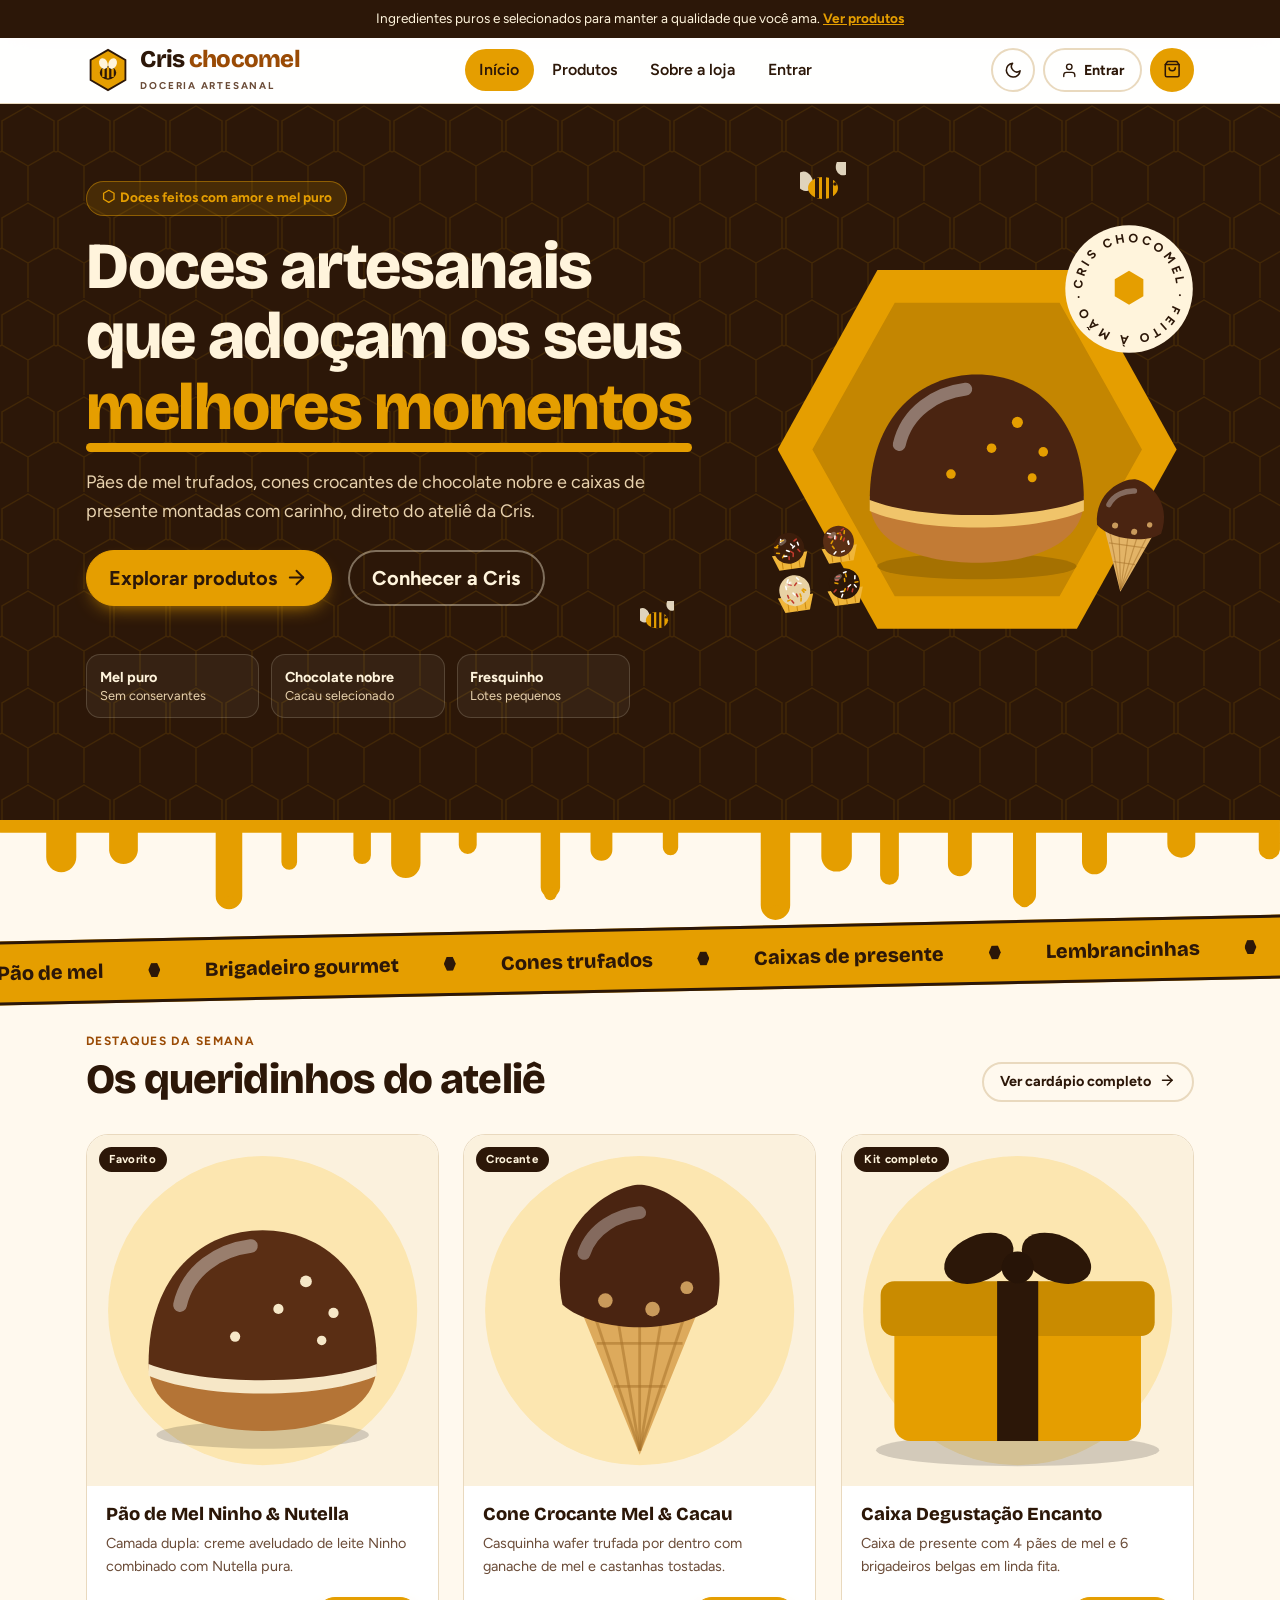
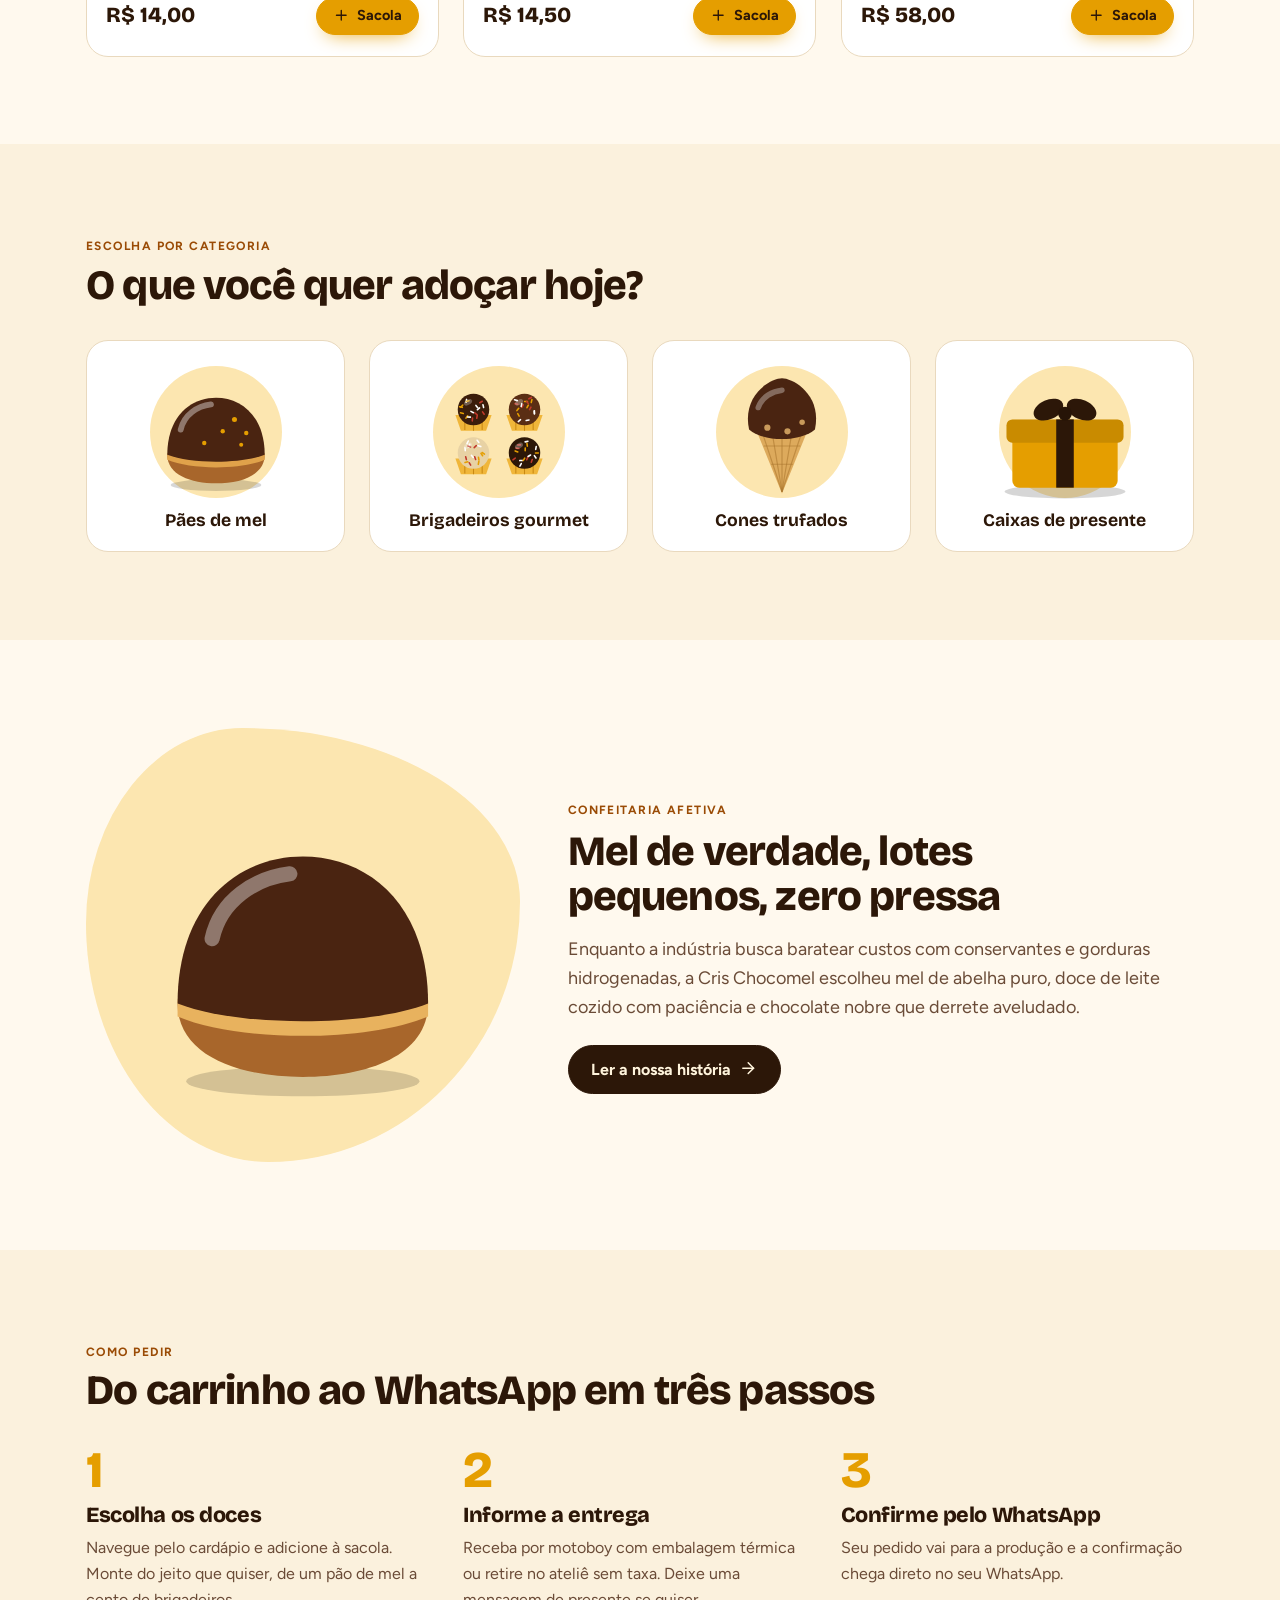
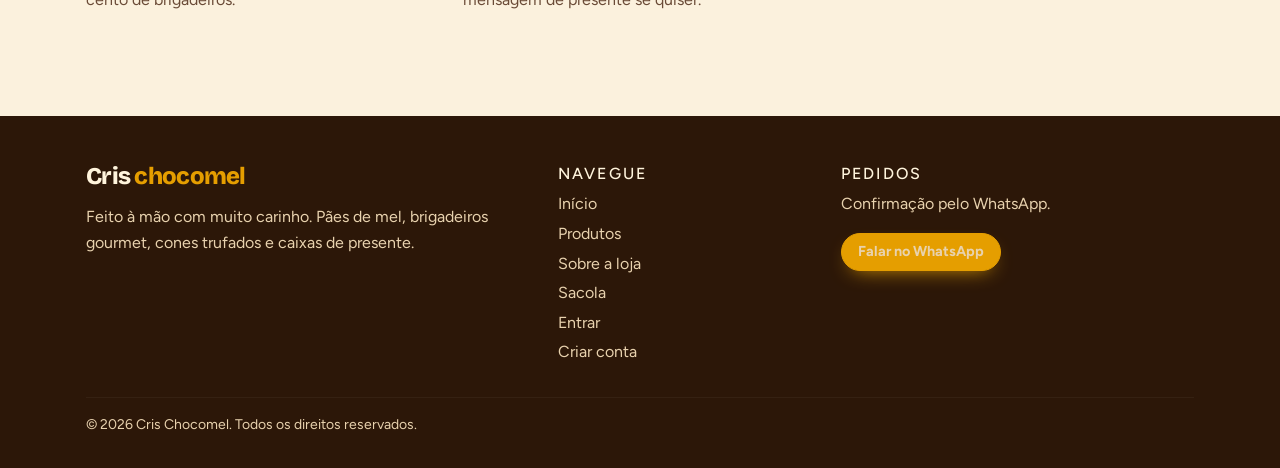
<file: index.html>
<!doctype html>
<html lang="pt-BR">
<head>
<meta charset="utf-8">
<meta name="viewport" content="width=device-width, initial-scale=1">
<title>Cris Chocomel</title>
<meta name="description" content="Doceria artesanal: pães de mel, brigadeiros gourmet, cones trufados e caixas de presente.">
<link rel="preconnect" href="https://fonts.googleapis.com">
<link rel="preconnect" href="https://fonts.gstatic.com" crossorigin>
<link href="https://fonts.googleapis.com/css2?family=Bricolage+Grotesque:opsz,wght@12..96,500;12..96,700;12..96,800&family=Figtree:wght@400;500;600;700&display=swap" rel="stylesheet">
<link rel="stylesheet" href="css/bootstrap.min.css">
<link rel="stylesheet" href="css/base.css">
<link rel="stylesheet" href="css/index.css">
</head>
<body data-page="index">
<div class="announce"><div class="container">Ingredientes puros e selecionados para manter a qualidade que você ama. <a href="produtos.html">Ver produtos</a></div></div>
<header class="site-nav">
  <div class="container d-flex flex-wrap align-items-center gap-2">
    <a class="brand" href="index.html" aria-label="Cris Chocomel, início">
      <svg class="brand-mark" viewBox="0 0 48 48" aria-hidden="true"><path d="M24 2l19 11v22L24 46 5 35V13z" fill="#E59E00"/><path d="M24 2l19 11v22L24 46 5 35V13z" fill="none" stroke="#2C1708" stroke-width="2"/><ellipse cx="24" cy="27" rx="9" ry="7.5" fill="#2C1708"/><path d="M19 22.5v9M24 21v12M29 22.5v9" stroke="#E59E00" stroke-width="2.6"/><ellipse cx="19" cy="17" rx="4.5" ry="6" fill="#FFF4DC" transform="rotate(-24 19 17)"/><ellipse cx="29" cy="17" rx="4.5" ry="6" fill="#FFF4DC" transform="rotate(24 29 17)"/></svg>
      <span><span class="brand-name">Cris <span>chocomel</span></span><span class="brand-sub">Doceria artesanal</span></span>
    </a>
    <nav class="collapse navbar-collapse d-lg-flex order-last order-lg-0 justify-content-lg-center" id="mainNav" aria-label="Principal">
      <ul class="navbar-nav gap-lg-1 py-2 py-lg-0"><li class="nav-item"><a class="nav-link" data-nav="index" href="index.html">Início</a></li><li class="nav-item"><a class="nav-link" data-nav="produtos" href="produtos.html">Produtos</a></li><li class="nav-item"><a class="nav-link" data-nav="sobre" href="sobre.html">Sobre a loja</a></li><li class="nav-item"><a class="nav-link" data-nav="login" href="login.html">Entrar</a></li></ul>
    </nav>
    <div class="d-flex align-items-center gap-2 ms-auto ms-lg-0">
      <button class="icon-btn" id="themeBtn" type="button" aria-label="Alternar tema claro e escuro"></button>
      <a class="acct d-none d-sm-inline-flex" id="acctBtn" href="login.html"></a>
      <a class="icon-btn cart" href="carrinho.html" aria-label="Abrir sacola"><span id="cartIcon"></span><span class="badge-count" id="cartCount">0</span></a>
      <button class="navbar-toggler d-lg-none" type="button" data-bs-toggle="collapse" data-bs-target="#mainNav" aria-controls="mainNav" aria-expanded="false" aria-label="Abrir menu"><span class="navbar-toggler-icon"></span></button>
    </div>
  </div>
</header>
<main>
<div class="hero">
    <div class="container position-relative" style="z-index:2">
      <div class="row align-items-center g-5">
        <div class="col-lg-7">
          <span class="pill word" style="animation-delay:.05s"><span id="pillIcon"></span> Doces feitos com amor e mel puro</span>
          <h1 class="mt-3 mb-4" id="heroTitle">Doces artesanais que adoçam os seus <em>melhores momentos</em></h1>
          <p class="lead-s mb-4 word" style="animation-delay:.7s">Pães de mel trufados, cones crocantes de chocolate nobre e caixas de presente montadas com carinho, direto do ateliê da Cris.</p>
          <div class="d-flex flex-wrap gap-3 mb-5 word" style="animation-delay:.85s">
            <a class="btn btn-honey btn-lg" href="produtos.html">Explorar produtos <span data-i="arrow"></span></a>
            <a class="btn btn-hero-line btn-lg" href="sobre.html">Conhecer a Cris</a>
          </div>
          <div class="trust word" style="animation-delay:1s">
            <div><strong>Mel puro</strong>Sem conservantes</div>
            <div><strong>Chocolate nobre</strong>Cacau selecionado</div>
            <div><strong>Fresquinho</strong>Lotes pequenos</div>
          </div>
        </div>
        <div class="col-lg-5">
          <div class="scene" id="scene" aria-hidden="true">
            <div class="hexa"></div><div class="hexb"></div>
            <div class="main" data-depth="14" id="sceneMain"></div>
            <div class="s1" data-depth="-22" id="sceneS1"></div>
            <div class="s2" data-depth="22" id="sceneS2"></div>
            <svg class="stamp" viewBox="0 0 100 100"><circle class="disc" cx="50" cy="50" r="49"/><defs><path id="circ" d="M50 50m-36 0a36 36 0 1 1 72 0a36 36 0 1 1-72 0"/></defs><text><textPath href="#circ" textLength="222" lengthAdjust="spacing">Cris Chocomel · feito à mão · </textPath></text><path d="M50 36l11 6.5v13L50 62l-11-6.5v-13z" fill="#E59E00"/></svg>
          </div>
        </div>
      </div>
      <svg class="bee" style="top:5%;left:64%" viewBox="0 0 46 40" aria-hidden="true"><ellipse class="wing" cx="17" cy="9" rx="8" ry="10" fill="#FFF4DC" opacity=".85" transform="rotate(-20 17 9)"/><ellipse class="wing" cx="29" cy="9" rx="8" ry="10" fill="#FFF4DC" opacity=".85" transform="rotate(20 29 9)"/><ellipse cx="23" cy="26" rx="15" ry="11" fill="#E59E00"/><path d="M17 16v20M24 15v22M31 16v20" stroke="#2C1708" stroke-width="4"/><circle cx="35" cy="22" r="1.8" fill="#2C1708"/></svg>
      <svg class="bee b2" style="top:80%;left:50%" viewBox="0 0 46 40" aria-hidden="true"><ellipse class="wing" cx="17" cy="9" rx="8" ry="10" fill="#FFF4DC" opacity=".85" transform="rotate(-20 17 9)"/><ellipse class="wing" cx="29" cy="9" rx="8" ry="10" fill="#FFF4DC" opacity=".85" transform="rotate(20 29 9)"/><ellipse cx="23" cy="26" rx="15" ry="11" fill="#E59E00"/><path d="M17 16v20M24 15v22M31 16v20" stroke="#2C1708" stroke-width="4"/><circle cx="35" cy="22" r="1.8" fill="#2C1708"/></svg>
    </div>
  </div>
  <div class="drip-wrap" aria-hidden="true"><svg class="drip-svg" viewBox="0 0 1200 110" preserveAspectRatio="xMidYMin meet"></svg></div>

  <div class="marquee-wrap" aria-hidden="true"><div class="marquee"><div class="marquee-track" id="marquee"></div></div></div>

  <div class="sec pt-3">
    <div class="container">
      <div class="sec-head rv">
        <div><span class="eyebrow">Destaques da semana</span><h2>Os queridinhos do ateliê</h2></div>
        <a class="btn btn-line btn-sm" href="produtos.html">Ver cardápio completo <span data-i="arrow"></span></a>
      </div>
      <div class="row g-4" id="featured"></div>
    </div>
  </div>

  <div class="sec sec-alt">
    <div class="container">
      <div class="sec-head rv"><div><span class="eyebrow">Escolha por categoria</span><h2>O que você quer adoçar hoje?</h2></div></div>
      <div class="row g-3 g-md-4" id="cats"></div>
    </div>
  </div>

  <div class="sec">
    <div class="container">
      <div class="row g-4 g-lg-5 align-items-center">
        <div class="col-lg-5 rv"><div class="blob p-4"><div id="aboutArt"></div></div></div>
        <div class="col-lg-7 rv">
          <span class="eyebrow">Confeitaria afetiva</span>
          <h2 class="mt-2 mb-3">Mel de verdade, lotes pequenos, zero pressa</h2>
          <p class="lead-s">Enquanto a indústria busca baratear custos com conservantes e gorduras hidrogenadas, a Cris Chocomel escolheu mel de abelha puro, doce de leite cozido com paciência e chocolate nobre que derrete aveludado.</p>
          <a class="btn btn-solid mt-2" href="sobre.html">Ler a nossa história <span data-i="arrow"></span></a>
        </div>
      </div>
    </div>
  </div>

  <div class="sec sec-alt">
    <div class="container">
      <div class="sec-head rv"><div><span class="eyebrow">Como pedir</span><h2>Do carrinho ao WhatsApp em três passos</h2></div></div>
      <div class="row g-4">
        <div class="col-md-4 rv"><div class="step-n">1</div><h3 class="mt-2">Escolha os doces</h3><p class="muted">Navegue pelo cardápio e adicione à sacola. Monte do jeito que quiser, de um pão de mel a cento de brigadeiros.</p></div>
        <div class="col-md-4 rv" style="--d:120ms"><div class="step-n">2</div><h3 class="mt-2">Informe a entrega</h3><p class="muted">Receba por motoboy com embalagem térmica ou retire no ateliê sem taxa. Deixe uma mensagem de presente se quiser.</p></div>
        <div class="col-md-4 rv" style="--d:240ms"><div class="step-n">3</div><h3 class="mt-2">Confirme pelo WhatsApp</h3><p class="muted">Seu pedido vai para a produção e a confirmação chega direto no seu WhatsApp.</p></div>
      </div>
    </div>
  </div>
</main>
<footer class="footer">
  <div class="container">
    <div class="row g-4">
      <div class="col-md-5"><a class="brand mb-3" href="index.html"><span class="brand-name">Cris <span>chocomel</span></span></a><p class="mb-0">Feito à mão com muito carinho. Pães de mel, brigadeiros gourmet, cones trufados e caixas de presente.</p></div>
      <div class="col-6 col-md-3"><h3 class="h6 text-uppercase" style="letter-spacing:.14em;font-family:var(--f-body);color:var(--on-hero)">Navegue</h3><div class="d-grid gap-1"><a href="index.html">Início</a><a href="produtos.html">Produtos</a><a href="sobre.html">Sobre a loja</a><a href="carrinho.html">Sacola</a><a href="login.html">Entrar</a><a href="cadastro.html">Criar conta</a></div></div>
      <div class="col-6 col-md-4"><h3 class="h6 text-uppercase" style="letter-spacing:.14em;font-family:var(--f-body);color:var(--on-hero)">Pedidos</h3><p>Confirmação pelo WhatsApp.</p><a class="btn btn-honey btn-sm wa-link" href="https://wa.me/" target="_blank" rel="noopener">Falar no WhatsApp</a></div>
    </div>
    <hr style="border-color:rgba(255,244,220,.18);margin-block:2rem 1rem"><p class="small mb-0">© 2026 Cris Chocomel. Todos os direitos reservados.</p>
  </div>
</footer>
<div class="toast-wrap" id="toasts" aria-live="polite"></div>
<div class="modal fade" id="pModal" tabindex="-1" aria-labelledby="pmTitle" aria-hidden="true">
  <div class="modal-dialog modal-dialog-centered modal-lg"><div class="modal-content">
    <div class="row g-0"><div class="col-md-5 modal-art" id="pmArt"></div>
      <div class="col-md-7 p-4 d-flex flex-column gap-2"><div class="d-flex justify-content-between align-items-start gap-3"><div><span class="eyebrow" id="pmCat"></span><h2 id="pmTitle" style="font-size:1.8rem" class="mt-1"></h2></div><button type="button" class="btn-close" data-bs-dismiss="modal" aria-label="Fechar"></button></div>
        <p class="muted" id="pmDesc"></p><p class="small muted" id="pmNote"></p>
        <div class="mt-auto d-flex flex-wrap align-items-center justify-content-between gap-3"><span class="price" id="pmPrice"></span>
          <div class="d-flex align-items-center gap-2"><div class="qty"><button type="button" id="pmMinus" aria-label="Menos"></button><span id="pmQty">1</span><button type="button" id="pmPlus" aria-label="Mais"></button></div><button class="btn btn-honey" id="pmAdd" type="button">Adicionar</button></div></div>
      </div></div>
  </div></div>
</div>

<script src="https://cdnjs.cloudflare.com/ajax/libs/bootstrap/5.3.3/js/bootstrap.bundle.min.js"></script>
<script src="js/common.js"></script>
<script src="js/index.js"></script>
</body>
</html>
</file>
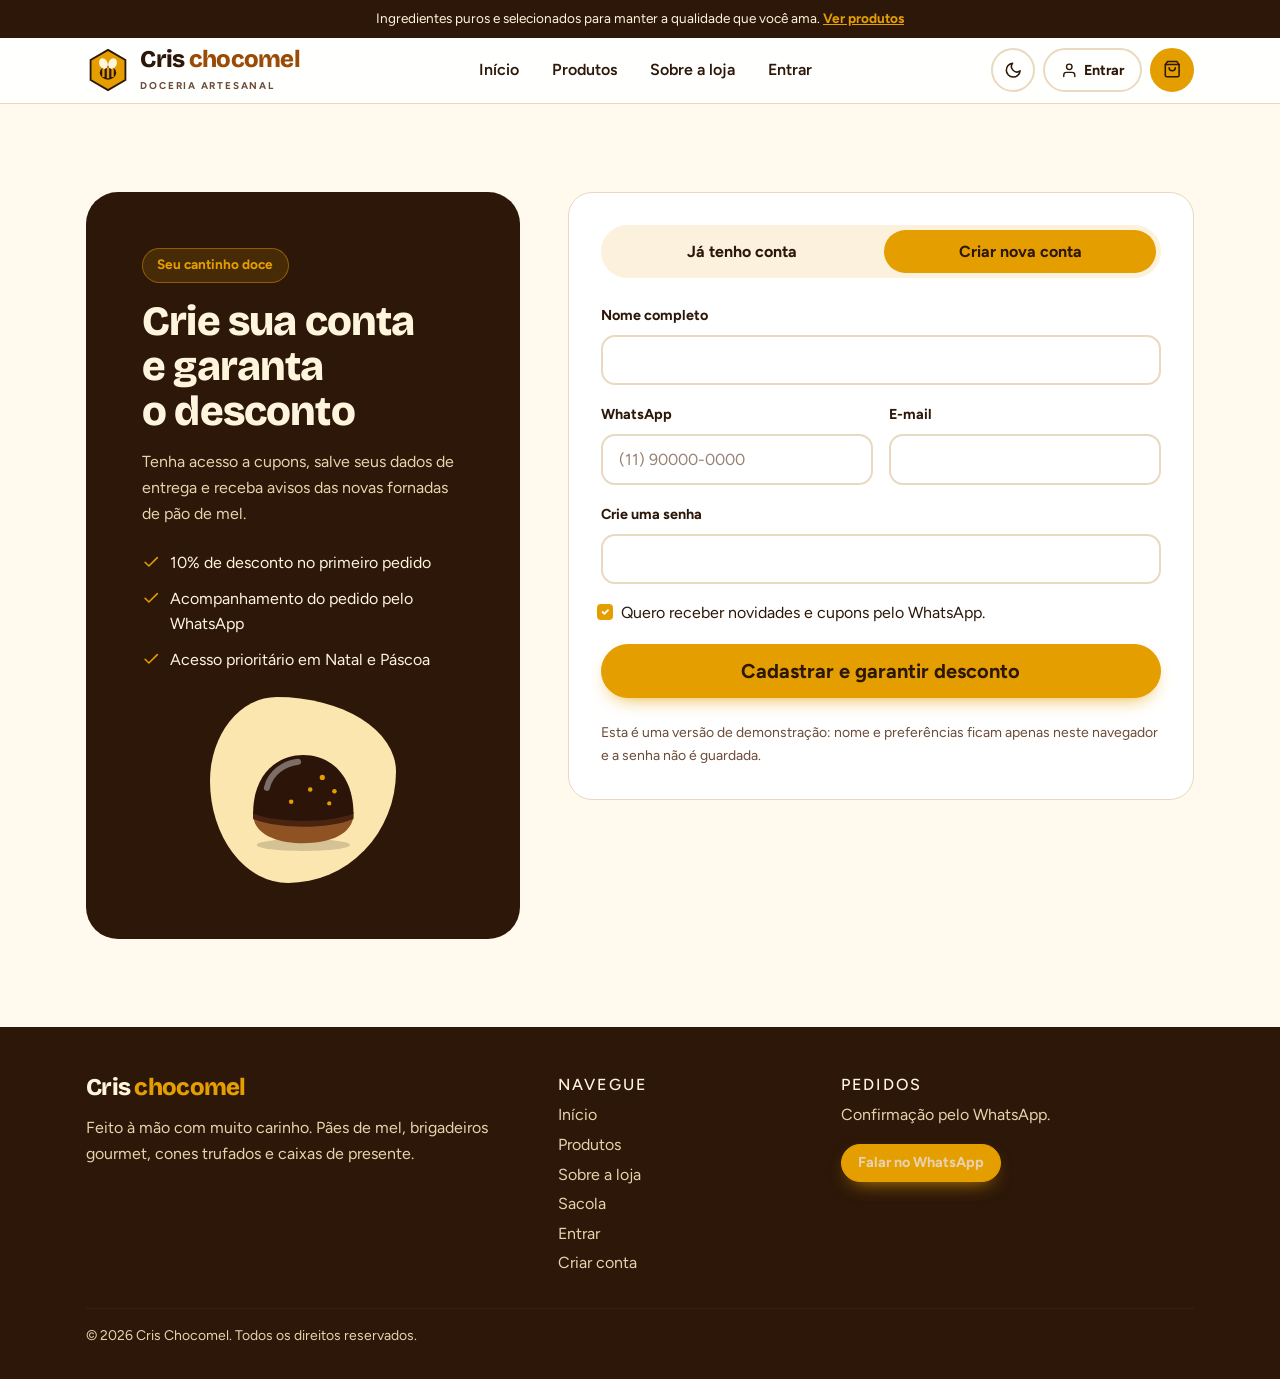
<file: cadastro.html>
<!doctype html>
<html lang="pt-BR">
<head>
<meta charset="utf-8">
<meta name="viewport" content="width=device-width, initial-scale=1">
<title>Criar conta | Cris Chocomel</title>
<meta name="description" content="Cadastre-se e ganhe 10% de desconto no primeiro pedido.">
<link rel="preconnect" href="https://fonts.googleapis.com">
<link rel="preconnect" href="https://fonts.gstatic.com" crossorigin>
<link href="https://fonts.googleapis.com/css2?family=Bricolage+Grotesque:opsz,wght@12..96,500;12..96,700;12..96,800&family=Figtree:wght@400;500;600;700&display=swap" rel="stylesheet">
<link rel="stylesheet" href="css/bootstrap.min.css">
<link rel="stylesheet" href="css/base.css">
<link rel="stylesheet" href="css/cadastro.css">
</head>
<body data-page="cadastro">
<div class="announce"><div class="container">Ingredientes puros e selecionados para manter a qualidade que você ama. <a href="produtos.html">Ver produtos</a></div></div>
<header class="site-nav">
  <div class="container d-flex flex-wrap align-items-center gap-2">
    <a class="brand" href="index.html" aria-label="Cris Chocomel, início">
      <svg class="brand-mark" viewBox="0 0 48 48" aria-hidden="true"><path d="M24 2l19 11v22L24 46 5 35V13z" fill="#E59E00"/><path d="M24 2l19 11v22L24 46 5 35V13z" fill="none" stroke="#2C1708" stroke-width="2"/><ellipse cx="24" cy="27" rx="9" ry="7.5" fill="#2C1708"/><path d="M19 22.5v9M24 21v12M29 22.5v9" stroke="#E59E00" stroke-width="2.6"/><ellipse cx="19" cy="17" rx="4.5" ry="6" fill="#FFF4DC" transform="rotate(-24 19 17)"/><ellipse cx="29" cy="17" rx="4.5" ry="6" fill="#FFF4DC" transform="rotate(24 29 17)"/></svg>
      <span><span class="brand-name">Cris <span>chocomel</span></span><span class="brand-sub">Doceria artesanal</span></span>
    </a>
    <nav class="collapse navbar-collapse d-lg-flex order-last order-lg-0 justify-content-lg-center" id="mainNav" aria-label="Principal">
      <ul class="navbar-nav gap-lg-1 py-2 py-lg-0"><li class="nav-item"><a class="nav-link" data-nav="index" href="index.html">Início</a></li><li class="nav-item"><a class="nav-link" data-nav="produtos" href="produtos.html">Produtos</a></li><li class="nav-item"><a class="nav-link" data-nav="sobre" href="sobre.html">Sobre a loja</a></li><li class="nav-item"><a class="nav-link" data-nav="login" href="login.html">Entrar</a></li></ul>
    </nav>
    <div class="d-flex align-items-center gap-2 ms-auto ms-lg-0">
      <button class="icon-btn" id="themeBtn" type="button" aria-label="Alternar tema claro e escuro"></button>
      <a class="acct d-none d-sm-inline-flex" id="acctBtn" href="login.html"></a>
      <a class="icon-btn cart" href="carrinho.html" aria-label="Abrir sacola"><span id="cartIcon"></span><span class="badge-count" id="cartCount">0</span></a>
      <button class="navbar-toggler d-lg-none" type="button" data-bs-toggle="collapse" data-bs-target="#mainNav" aria-controls="mainNav" aria-expanded="false" aria-label="Abrir menu"><span class="navbar-toggler-icon"></span></button>
    </div>
  </div>
</header>
<main>
<section>
  <div class="sec">
    <div class="container">
      <div class="row g-4 g-lg-5 align-items-stretch">
        <div class="col-lg-5">
          <div class="cta-band h-100 auth-side">
            <div>
              <span class="pill mb-3">Seu cantinho doce</span>
              <h2 class="mb-3">Crie sua conta e garanta o desconto</h2>
              <p style="color:var(--hero-muted)">Tenha acesso a cupons, salve seus dados de entrega e receba avisos das novas fornadas de pão de mel.</p>
              <ul class="perks"><li><span data-i="check"></span><span>10% de desconto no primeiro pedido</span></li><li><span data-i="check"></span><span>Acompanhamento do pedido pelo WhatsApp</span></li><li><span data-i="check"></span><span>Acesso prioritário em Natal e Páscoa</span></li></ul>
            </div>
            <div class="blob d-none d-lg-block mx-auto" style="width:58%;padding:1rem"><div id="authArt"></div></div>
          </div>
        </div>
        <div class="col-lg-7">
          <div class="panel" id="authBox">
            <div class="auth-switch"><a href="login.html">Já tenho conta</a><a class="on" href="cadastro.html" aria-current="page">Criar nova conta</a></div>
            <form id="regForm" novalidate class="row g-3">
              <div class="col-12"><label class="form-label" for="rName">Nome completo</label><input class="form-control" id="rName" required autocomplete="name"><div class="invalid-feedback">Como podemos te chamar?</div></div>
              <div class="col-sm-6"><label class="form-label" for="rWpp">WhatsApp</label><input class="form-control" id="rWpp" required inputmode="tel" placeholder="(11) 90000-0000" pattern="[0-9\s\(\)\+\-]{10,}" autocomplete="tel"><div class="invalid-feedback">Informe DDD e número.</div></div>
              <div class="col-sm-6"><label class="form-label" for="rMail">E-mail</label><input class="form-control" id="rMail" type="email" required autocomplete="email"><div class="invalid-feedback">Informe um e-mail válido.</div></div>
              <div class="col-12"><label class="form-label" for="rPass">Crie uma senha</label><input class="form-control" id="rPass" type="password" required minlength="6" autocomplete="new-password"><div class="invalid-feedback">Use ao menos 6 caracteres.</div></div>
              <div class="col-12 form-check ms-1"><input class="form-check-input" type="checkbox" id="rOpt" checked><label class="form-check-label" for="rOpt">Quero receber novidades e cupons pelo WhatsApp.</label></div>
              <div class="col-12"><button class="btn btn-honey btn-lg w-100" type="submit">Cadastrar e garantir desconto</button></div>
            </form>
            <p class="small muted mt-4 mb-0">Esta é uma versão de demonstração: nome e preferências ficam apenas neste navegador e a senha não é guardada.</p>
          </div>
          <div class="panel" id="loggedBox" hidden>
            <span class="eyebrow">Minha conta</span>
            <h2 class="mt-2 mb-2" id="loggedName"></h2>
            <p class="muted">Você está dentro. Seu cupom de boas-vindas já pode ser usado na sacola.</p>
            <div class="logged-code"><strong class="display">BEMVINDA10</strong><span class="muted">10% de desconto no pedido</span></div>
            <div class="d-flex flex-wrap gap-3"><a class="btn btn-honey" href="produtos.html">Escolher doces</a><button class="btn btn-line" id="logoutBtn" type="button">Sair da conta</button></div>
          </div>
        </div>
      </div>
    </div>
  </div>
</section>
</main>
<footer class="footer">
  <div class="container">
    <div class="row g-4">
      <div class="col-md-5"><a class="brand mb-3" href="index.html"><span class="brand-name">Cris <span>chocomel</span></span></a><p class="mb-0">Feito à mão com muito carinho. Pães de mel, brigadeiros gourmet, cones trufados e caixas de presente.</p></div>
      <div class="col-6 col-md-3"><h3 class="h6 text-uppercase" style="letter-spacing:.14em;font-family:var(--f-body);color:var(--on-hero)">Navegue</h3><div class="d-grid gap-1"><a href="index.html">Início</a><a href="produtos.html">Produtos</a><a href="sobre.html">Sobre a loja</a><a href="carrinho.html">Sacola</a><a href="login.html">Entrar</a><a href="cadastro.html">Criar conta</a></div></div>
      <div class="col-6 col-md-4"><h3 class="h6 text-uppercase" style="letter-spacing:.14em;font-family:var(--f-body);color:var(--on-hero)">Pedidos</h3><p>Confirmação pelo WhatsApp.</p><a class="btn btn-honey btn-sm wa-link" href="https://wa.me/" target="_blank" rel="noopener">Falar no WhatsApp</a></div>
    </div>
    <hr style="border-color:rgba(255,244,220,.18);margin-block:2rem 1rem"><p class="small mb-0">© 2026 Cris Chocomel. Todos os direitos reservados.</p>
  </div>
</footer>
<div class="toast-wrap" id="toasts" aria-live="polite"></div>

<script src="https://cdnjs.cloudflare.com/ajax/libs/bootstrap/5.3.3/js/bootstrap.bundle.min.js"></script>
<script src="js/common.js"></script>
<script src="js/cadastro.js"></script>
</body>
</html>
</file>
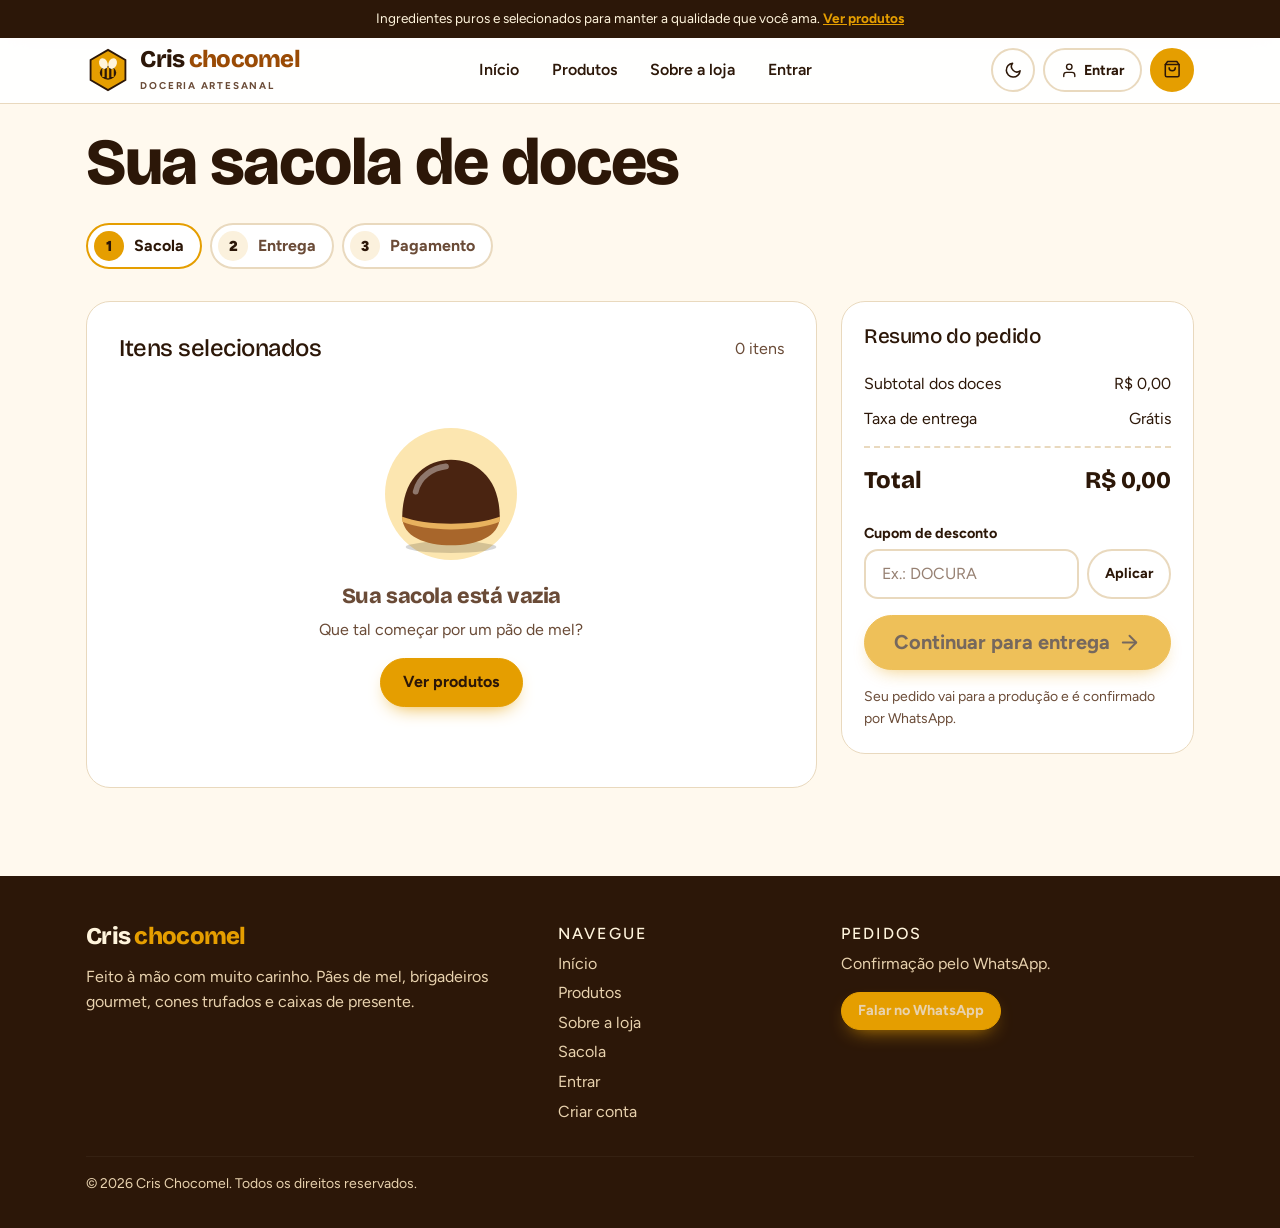
<file: carrinho.html>
<!doctype html>
<html lang="pt-BR">
<head>
<meta charset="utf-8">
<meta name="viewport" content="width=device-width, initial-scale=1">
<title>Sua sacola | Cris Chocomel</title>
<meta name="description" content="Sacola, entrega e pagamento do seu pedido.">
<link rel="preconnect" href="https://fonts.googleapis.com">
<link rel="preconnect" href="https://fonts.gstatic.com" crossorigin>
<link href="https://fonts.googleapis.com/css2?family=Bricolage+Grotesque:opsz,wght@12..96,500;12..96,700;12..96,800&family=Figtree:wght@400;500;600;700&display=swap" rel="stylesheet">
<link rel="stylesheet" href="css/bootstrap.min.css">
<link rel="stylesheet" href="css/base.css">
<link rel="stylesheet" href="css/carrinho.css">
</head>
<body data-page="carrinho">
<div class="announce"><div class="container">Ingredientes puros e selecionados para manter a qualidade que você ama. <a href="produtos.html">Ver produtos</a></div></div>
<header class="site-nav">
  <div class="container d-flex flex-wrap align-items-center gap-2">
    <a class="brand" href="index.html" aria-label="Cris Chocomel, início">
      <svg class="brand-mark" viewBox="0 0 48 48" aria-hidden="true"><path d="M24 2l19 11v22L24 46 5 35V13z" fill="#E59E00"/><path d="M24 2l19 11v22L24 46 5 35V13z" fill="none" stroke="#2C1708" stroke-width="2"/><ellipse cx="24" cy="27" rx="9" ry="7.5" fill="#2C1708"/><path d="M19 22.5v9M24 21v12M29 22.5v9" stroke="#E59E00" stroke-width="2.6"/><ellipse cx="19" cy="17" rx="4.5" ry="6" fill="#FFF4DC" transform="rotate(-24 19 17)"/><ellipse cx="29" cy="17" rx="4.5" ry="6" fill="#FFF4DC" transform="rotate(24 29 17)"/></svg>
      <span><span class="brand-name">Cris <span>chocomel</span></span><span class="brand-sub">Doceria artesanal</span></span>
    </a>
    <nav class="collapse navbar-collapse d-lg-flex order-last order-lg-0 justify-content-lg-center" id="mainNav" aria-label="Principal">
      <ul class="navbar-nav gap-lg-1 py-2 py-lg-0"><li class="nav-item"><a class="nav-link" data-nav="index" href="index.html">Início</a></li><li class="nav-item"><a class="nav-link" data-nav="produtos" href="produtos.html">Produtos</a></li><li class="nav-item"><a class="nav-link" data-nav="sobre" href="sobre.html">Sobre a loja</a></li><li class="nav-item"><a class="nav-link" data-nav="login" href="login.html">Entrar</a></li></ul>
    </nav>
    <div class="d-flex align-items-center gap-2 ms-auto ms-lg-0">
      <button class="icon-btn" id="themeBtn" type="button" aria-label="Alternar tema claro e escuro"></button>
      <a class="acct d-none d-sm-inline-flex" id="acctBtn" href="login.html"></a>
      <a class="icon-btn cart" href="carrinho.html" aria-label="Abrir sacola"><span id="cartIcon"></span><span class="badge-count" id="cartCount">0</span></a>
      <button class="navbar-toggler d-lg-none" type="button" data-bs-toggle="collapse" data-bs-target="#mainNav" aria-controls="mainNav" aria-expanded="false" aria-label="Abrir menu"><span class="navbar-toggler-icon"></span></button>
    </div>
  </div>
</header>
<main>
<div class="sec pt-4">
    <div class="container">
      <h1 class="mb-0">Sua sacola de doces</h1>
      <ol class="stepper" id="stepper" aria-label="Etapas do pedido">
        <li data-s="1"><b>1</b>Sacola</li><li data-s="2"><b>2</b>Entrega</li><li data-s="3"><b>3</b>Pagamento</li>
      </ol>

      <div id="orderDone" hidden class="panel text-center mx-auto" style="max-width:640px">
        <div class="done-mark"><span data-i="check"></span></div>
        <h2 class="mb-2">Pedido recebido!</h2>
        <p class="muted mb-1">Número do pedido <strong id="doneNum"></strong></p>
        <p class="muted" id="doneMsg"></p>
        <div class="text-start p-3 my-4" style="background:var(--surface-2);border-radius:16px" id="doneList"></div>
        <div class="d-grid gap-2"><a class="btn btn-honey btn-lg" id="waSend" target="_blank" rel="noopener" href="https://wa.me/"><span data-i="chat"></span> Enviar pedido pelo WhatsApp</a><a class="btn btn-line" href="produtos.html">Voltar aos produtos</a></div>
      </div>

      <div class="row g-4" id="checkout">
        <div class="col-lg-8">
          <div class="panel" id="step1">
            <div class="d-flex justify-content-between align-items-center mb-2"><h2 class="h4 mb-0" style="font-size:1.5rem">Itens selecionados</h2><span class="muted" id="itemsLabel"></span></div>
            <div id="lines"></div>
            <div class="empty" id="cartEmpty" hidden><div style="max-width:150px" class="mx-auto" id="emptyArt"></div><h3 class="mt-3">Sua sacola está vazia</h3><p>Que tal começar por um pão de mel?</p><a class="btn btn-honey" href="produtos.html">Ver produtos</a></div>
            <a class="btn btn-line btn-sm mt-3" id="addMore" href="produtos.html"><span data-i="plus"></span> Adicionar mais doces</a>
          </div>
          <form class="panel" id="step2" hidden novalidate>
            <h2 class="h4 mb-4" style="font-size:1.5rem"><span data-i="pin"></span> Entrega ou retirada</h2>
            <div class="row g-3">
              <div class="col-sm-7"><label class="form-label" for="cName">Nome completo</label><input class="form-control" id="cName" required autocomplete="name"><div class="invalid-feedback">Informe seu nome.</div></div>
              <div class="col-sm-5"><label class="form-label" for="cWpp">WhatsApp (DDD + número)</label><input class="form-control" id="cWpp" required inputmode="tel" pattern="[0-9\s\(\)\+\-]{10,}" placeholder="(11) 90000-0000" autocomplete="tel"><div class="invalid-feedback">Informe DDD e número.</div></div>
              <div class="col-12"><span class="form-label d-block">Forma de recebimento</span>
                <div class="row g-3">
                  <div class="col-md-6"><label class="opt"><input class="form-check-input" type="radio" name="mode" value="entrega" checked><span><strong>Entrega via motoboy</strong><small>Embalagem térmica protegida • R$ 12,00</small></span></label></div>
                  <div class="col-md-6"><label class="opt"><input class="form-check-input" type="radio" name="mode" value="retirada"><span><strong>Retirada no ateliê</strong><small>Grátis, sem taxa de frete</small></span></label></div>
                </div></div>
              <div id="addrBox" class="col-12"><div class="row g-3">
                <div class="col-sm-7"><label class="form-label" for="cAddr">Endereço e número</label><input class="form-control" id="cAddr" required autocomplete="street-address"><div class="invalid-feedback">Informe o endereço de entrega.</div></div>
                <div class="col-sm-5"><label class="form-label" for="cCity">Bairro / cidade</label><input class="form-control" id="cCity" required><div class="invalid-feedback">Informe bairro e cidade.</div></div>
              </div></div>
              <div class="col-12"><label class="form-label" for="cNote">Observação do pedido ou mensagem de presente</label><textarea class="form-control" id="cNote" rows="3" placeholder="Ex.: Parabéns, Ana! Com carinho, Pedro"></textarea></div>
            </div>
          </form>
          <div class="panel" id="step3" hidden>
            <h2 class="h4 mb-4" style="font-size:1.5rem">Como você prefere pagar?</h2>
            <div class="row g-3">
              <div class="col-md-6"><label class="opt"><input class="form-check-input" type="radio" name="pay" value="Pix" checked><span><strong>Pix</strong><small>Aprovação imediata. A chave vai no WhatsApp.</small></span></label></div>
              <div class="col-md-6"><label class="opt"><input class="form-check-input" type="radio" name="pay" value="Cartão na entrega"><span><strong>Cartão de crédito ou débito na entrega</strong><small>Levamos a maquininha.</small></span></label></div>
            </div>
            <div class="mt-4 p-3" style="background:var(--surface-2);border-radius:16px"><strong>Revise antes de confirmar</strong><div id="reviewBox" class="small muted mt-1"></div></div>
          </div>
        </div>
        <aside class="col-lg-4">
          <div class="summary position-lg-sticky" style="position:sticky">
            <h2 class="h5 mb-3" style="font-size:1.3rem">Resumo do pedido</h2>
            <div id="sumRows"></div>
            <div class="mt-3"><label class="form-label small mb-1" for="coupon">Cupom de desconto</label>
              <div class="d-flex gap-2"><input class="form-control" id="coupon" placeholder="Ex.: DOCURA" autocapitalize="characters"><button class="btn btn-line btn-sm" type="button" id="applyCoupon">Aplicar</button></div>
              <p class="coupon-msg" id="couponMsg" aria-live="polite"></p></div>
            <div class="d-grid gap-2 mt-3"><button class="btn btn-honey btn-lg" id="nextBtn" type="button"></button><button class="btn btn-line btn-sm" id="backBtn" type="button" hidden>Voltar</button></div>
            <p class="small muted mt-3 mb-0">Seu pedido vai para a produção e é confirmado por WhatsApp.</p>
          </div>
        </aside>
      </div>
    </div>
  </div>
</main>
<footer class="footer">
  <div class="container">
    <div class="row g-4">
      <div class="col-md-5"><a class="brand mb-3" href="index.html"><span class="brand-name">Cris <span>chocomel</span></span></a><p class="mb-0">Feito à mão com muito carinho. Pães de mel, brigadeiros gourmet, cones trufados e caixas de presente.</p></div>
      <div class="col-6 col-md-3"><h3 class="h6 text-uppercase" style="letter-spacing:.14em;font-family:var(--f-body);color:var(--on-hero)">Navegue</h3><div class="d-grid gap-1"><a href="index.html">Início</a><a href="produtos.html">Produtos</a><a href="sobre.html">Sobre a loja</a><a href="carrinho.html">Sacola</a><a href="login.html">Entrar</a><a href="cadastro.html">Criar conta</a></div></div>
      <div class="col-6 col-md-4"><h3 class="h6 text-uppercase" style="letter-spacing:.14em;font-family:var(--f-body);color:var(--on-hero)">Pedidos</h3><p>Confirmação pelo WhatsApp.</p><a class="btn btn-honey btn-sm wa-link" href="https://wa.me/" target="_blank" rel="noopener">Falar no WhatsApp</a></div>
    </div>
    <hr style="border-color:rgba(255,244,220,.18);margin-block:2rem 1rem"><p class="small mb-0">© 2026 Cris Chocomel. Todos os direitos reservados.</p>
  </div>
</footer>
<div class="toast-wrap" id="toasts" aria-live="polite"></div>

<script src="https://cdnjs.cloudflare.com/ajax/libs/bootstrap/5.3.3/js/bootstrap.bundle.min.js"></script>
<script src="js/common.js"></script>
<script src="js/carrinho.js"></script>
</body>
</html>
</file>
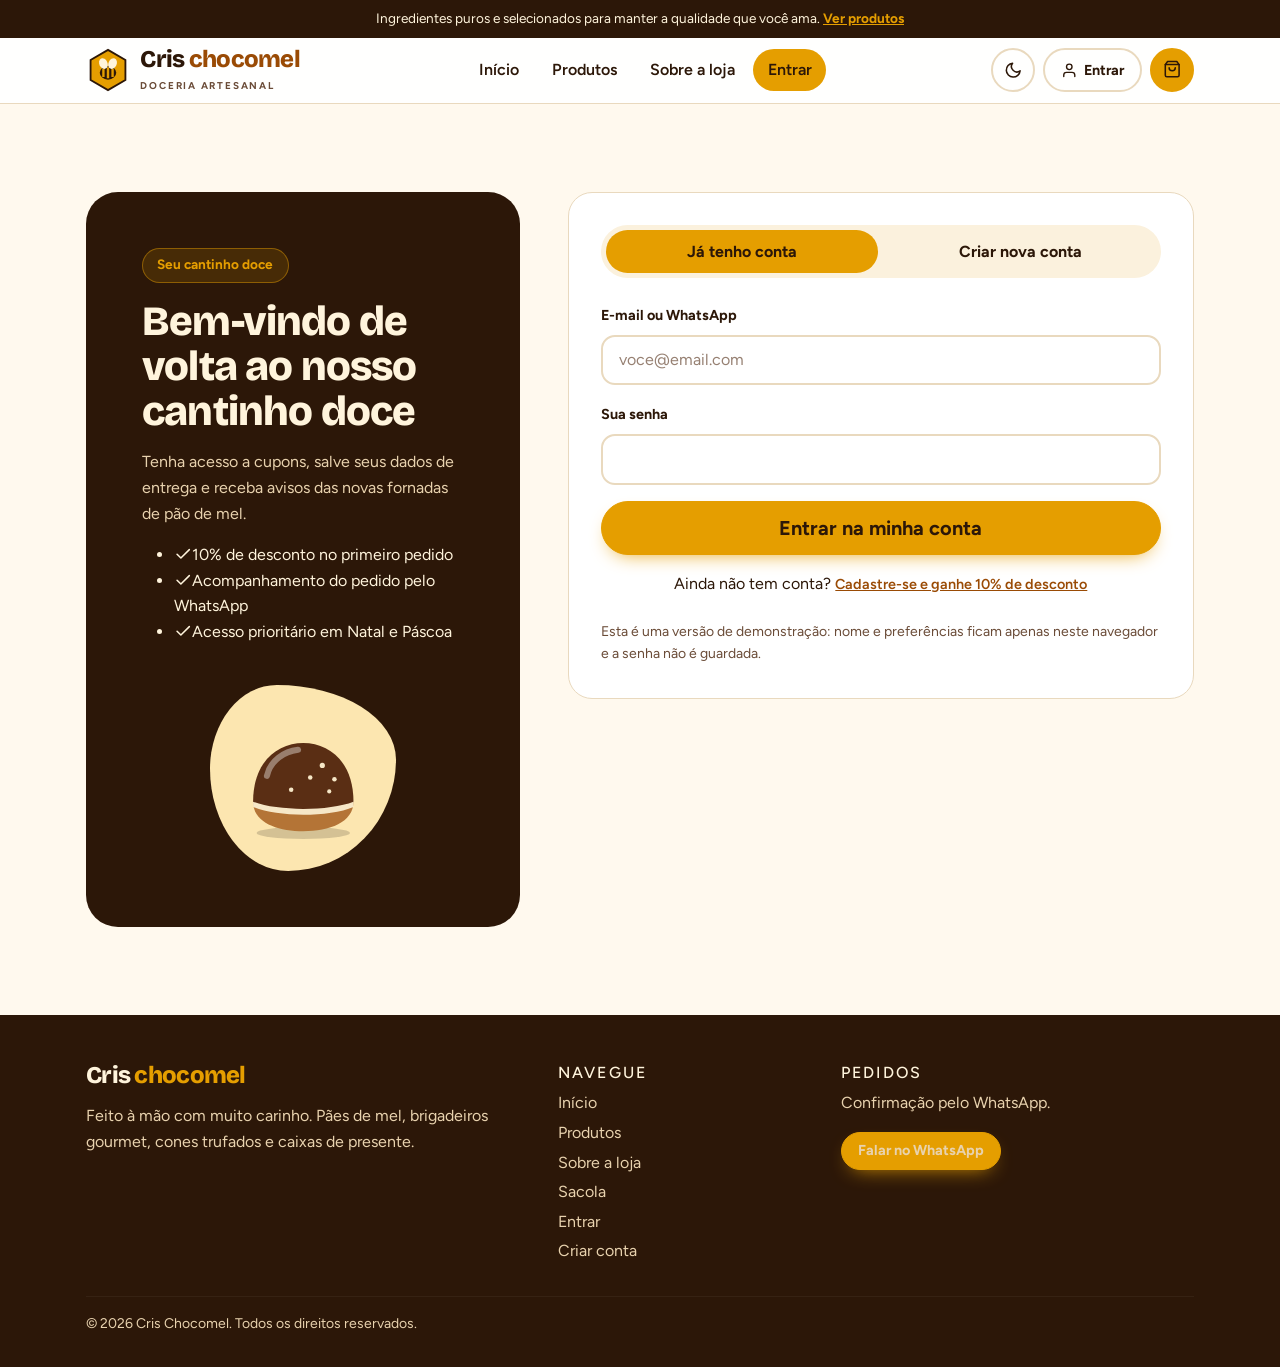
<file: login.html>
<!doctype html>
<html lang="pt-BR">
<head>
<meta charset="utf-8">
<meta name="viewport" content="width=device-width, initial-scale=1">
<title>Entrar | Cris Chocomel</title>
<meta name="description" content="Entre na sua conta Cris Chocomel.">
<link rel="preconnect" href="https://fonts.googleapis.com">
<link rel="preconnect" href="https://fonts.gstatic.com" crossorigin>
<link href="https://fonts.googleapis.com/css2?family=Bricolage+Grotesque:opsz,wght@12..96,500;12..96,700;12..96,800&family=Figtree:wght@400;500;600;700&display=swap" rel="stylesheet">
<link rel="stylesheet" href="css/bootstrap.min.css">
<link rel="stylesheet" href="css/base.css">
<link rel="stylesheet" href="css/login.css">
</head>
<body data-page="login">
<div class="announce"><div class="container">Ingredientes puros e selecionados para manter a qualidade que você ama. <a href="produtos.html">Ver produtos</a></div></div>
<header class="site-nav">
  <div class="container d-flex flex-wrap align-items-center gap-2">
    <a class="brand" href="index.html" aria-label="Cris Chocomel, início">
      <svg class="brand-mark" viewBox="0 0 48 48" aria-hidden="true"><path d="M24 2l19 11v22L24 46 5 35V13z" fill="#E59E00"/><path d="M24 2l19 11v22L24 46 5 35V13z" fill="none" stroke="#2C1708" stroke-width="2"/><ellipse cx="24" cy="27" rx="9" ry="7.5" fill="#2C1708"/><path d="M19 22.5v9M24 21v12M29 22.5v9" stroke="#E59E00" stroke-width="2.6"/><ellipse cx="19" cy="17" rx="4.5" ry="6" fill="#FFF4DC" transform="rotate(-24 19 17)"/><ellipse cx="29" cy="17" rx="4.5" ry="6" fill="#FFF4DC" transform="rotate(24 29 17)"/></svg>
      <span><span class="brand-name">Cris <span>chocomel</span></span><span class="brand-sub">Doceria artesanal</span></span>
    </a>
    <nav class="collapse navbar-collapse d-lg-flex order-last order-lg-0 justify-content-lg-center" id="mainNav" aria-label="Principal">
      <ul class="navbar-nav gap-lg-1 py-2 py-lg-0"><li class="nav-item"><a class="nav-link" data-nav="index" href="index.html">Início</a></li><li class="nav-item"><a class="nav-link" data-nav="produtos" href="produtos.html">Produtos</a></li><li class="nav-item"><a class="nav-link" data-nav="sobre" href="sobre.html">Sobre a loja</a></li><li class="nav-item"><a class="nav-link" data-nav="login" href="login.html">Entrar</a></li></ul>
    </nav>
    <div class="d-flex align-items-center gap-2 ms-auto ms-lg-0">
      <button class="icon-btn" id="themeBtn" type="button" aria-label="Alternar tema claro e escuro"></button>
      <a class="acct d-none d-sm-inline-flex" id="acctBtn" href="login.html"></a>
      <a class="icon-btn cart" href="carrinho.html" aria-label="Abrir sacola"><span id="cartIcon"></span><span class="badge-count" id="cartCount">0</span></a>
      <button class="navbar-toggler d-lg-none" type="button" data-bs-toggle="collapse" data-bs-target="#mainNav" aria-controls="mainNav" aria-expanded="false" aria-label="Abrir menu"><span class="navbar-toggler-icon"></span></button>
    </div>
  </div>
</header>
<main>
<section>
  <div class="sec">
    <div class="container">
      <div class="row g-4 g-lg-5 align-items-stretch">
        <div class="col-lg-5">
          <div class="cta-band h-100 auth-side">
            <div>
              <span class="pill mb-3">Seu cantinho doce</span>
              <h2 class="mb-3">Bem-vindo de volta ao nosso cantinho doce</h2>
              <p style="color:var(--hero-muted)">Tenha acesso a cupons, salve seus dados de entrega e receba avisos das novas fornadas de pão de mel.</p>
              <ul class="perks"><li><span data-i="check"></span><span>10% de desconto no primeiro pedido</span></li><li><span data-i="check"></span><span>Acompanhamento do pedido pelo WhatsApp</span></li><li><span data-i="check"></span><span>Acesso prioritário em Natal e Páscoa</span></li></ul>
            </div>
            <div class="blob d-none d-lg-block mx-auto" style="width:58%;padding:1rem"><div id="authArt"></div></div>
          </div>
        </div>
        <div class="col-lg-7">
          <div class="panel" id="authBox">
            <div class="auth-switch"><a class="on" href="login.html" aria-current="page">Já tenho conta</a><a href="cadastro.html">Criar nova conta</a></div>
            <form id="loginForm" novalidate class="d-grid gap-3">
              <div><label class="form-label" for="lEmail">E-mail ou WhatsApp</label><input class="form-control" id="lEmail" required placeholder="voce@email.com" autocomplete="username"><div class="invalid-feedback">Informe seu e-mail ou WhatsApp.</div></div>
              <div><label class="form-label" for="lPass">Sua senha</label><input class="form-control" id="lPass" type="password" required minlength="4" autocomplete="current-password"><div class="invalid-feedback">Digite sua senha (mínimo 4 caracteres).</div></div>
              <button class="btn btn-honey btn-lg" type="submit">Entrar na minha conta</button>
              <p class="text-center mb-0">Ainda não tem conta? <a class="forgot" href="cadastro.html">Cadastre-se e ganhe 10% de desconto</a></p>
            </form>
            <p class="small muted mt-4 mb-0">Esta é uma versão de demonstração: nome e preferências ficam apenas neste navegador e a senha não é guardada.</p>
          </div>
          <div class="panel" id="loggedBox" hidden>
            <span class="eyebrow">Minha conta</span>
            <h2 class="mt-2 mb-2" id="loggedName"></h2>
            <p class="muted">Você está dentro. Seu cupom de boas-vindas já pode ser usado na sacola.</p>
            <div class="logged-code"><strong class="display">BEMVINDA10</strong><span class="muted">10% de desconto no pedido</span></div>
            <div class="d-flex flex-wrap gap-3"><a class="btn btn-honey" href="produtos.html">Escolher doces</a><button class="btn btn-line" id="logoutBtn" type="button">Sair da conta</button></div>
          </div>
        </div>
      </div>
    </div>
  </div>
</section>
</main>
<footer class="footer">
  <div class="container">
    <div class="row g-4">
      <div class="col-md-5"><a class="brand mb-3" href="index.html"><span class="brand-name">Cris <span>chocomel</span></span></a><p class="mb-0">Feito à mão com muito carinho. Pães de mel, brigadeiros gourmet, cones trufados e caixas de presente.</p></div>
      <div class="col-6 col-md-3"><h3 class="h6 text-uppercase" style="letter-spacing:.14em;font-family:var(--f-body);color:var(--on-hero)">Navegue</h3><div class="d-grid gap-1"><a href="index.html">Início</a><a href="produtos.html">Produtos</a><a href="sobre.html">Sobre a loja</a><a href="carrinho.html">Sacola</a><a href="login.html">Entrar</a><a href="cadastro.html">Criar conta</a></div></div>
      <div class="col-6 col-md-4"><h3 class="h6 text-uppercase" style="letter-spacing:.14em;font-family:var(--f-body);color:var(--on-hero)">Pedidos</h3><p>Confirmação pelo WhatsApp.</p><a class="btn btn-honey btn-sm wa-link" href="https://wa.me/" target="_blank" rel="noopener">Falar no WhatsApp</a></div>
    </div>
    <hr style="border-color:rgba(255,244,220,.18);margin-block:2rem 1rem"><p class="small mb-0">© 2026 Cris Chocomel. Todos os direitos reservados.</p>
  </div>
</footer>
<div class="toast-wrap" id="toasts" aria-live="polite"></div>

<script src="https://cdnjs.cloudflare.com/ajax/libs/bootstrap/5.3.3/js/bootstrap.bundle.min.js"></script>
<script src="js/common.js"></script>
<script src="js/login.js"></script>
</body>
</html>
</file>
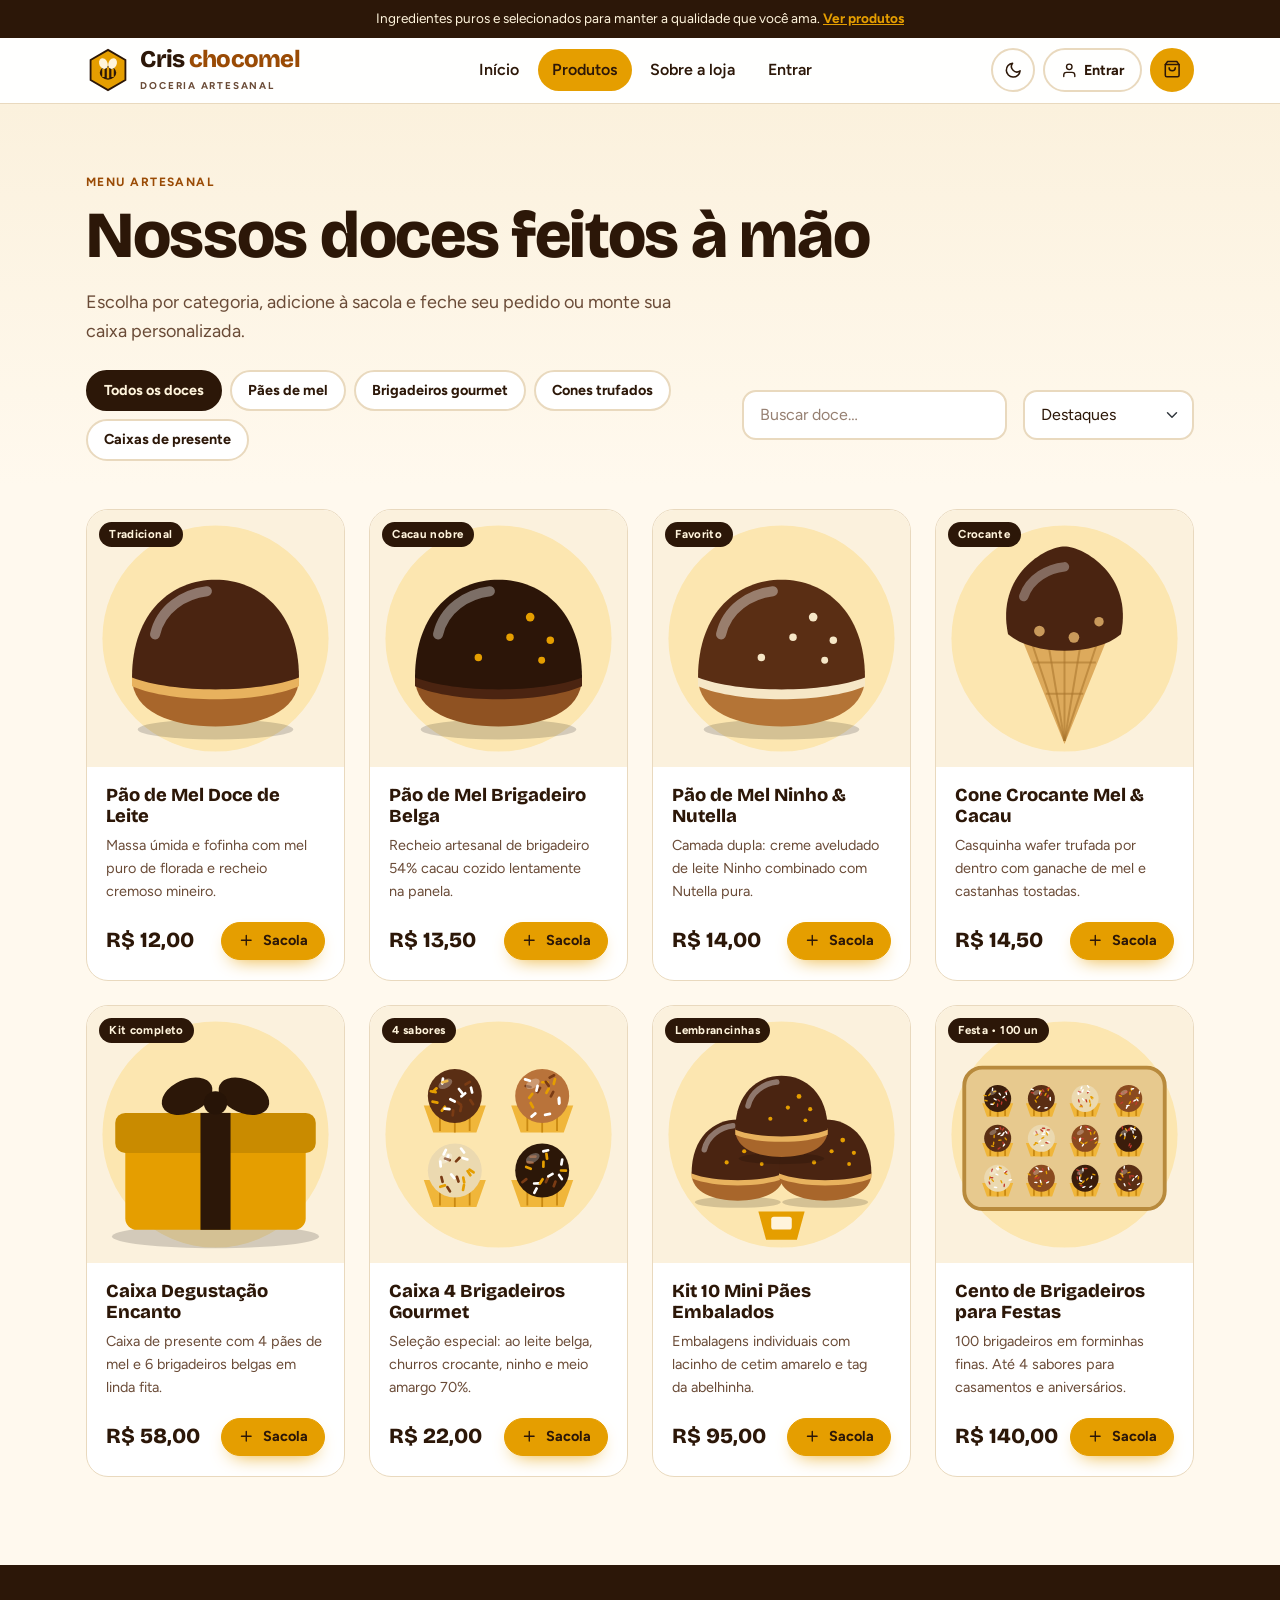
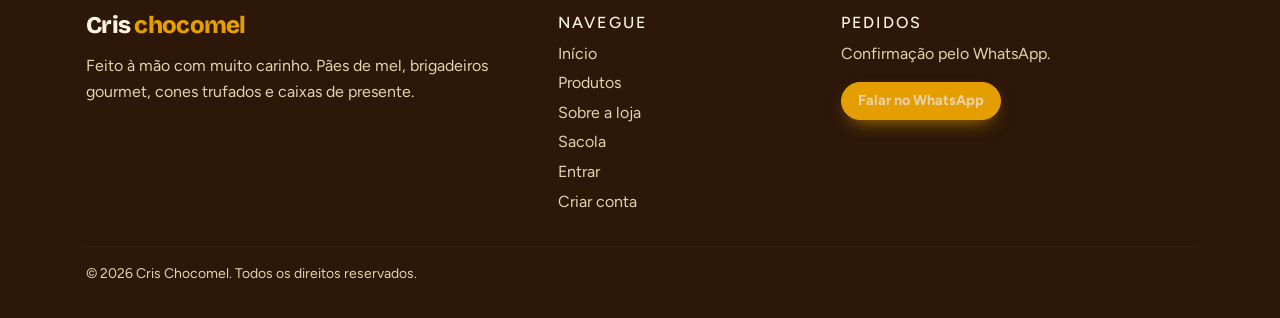
<file: produtos.html>
<!doctype html>
<html lang="pt-BR">
<head>
<meta charset="utf-8">
<meta name="viewport" content="width=device-width, initial-scale=1">
<title>Produtos | Cris Chocomel</title>
<meta name="description" content="Cardápio de pães de mel, brigadeiros gourmet, cones trufados e caixas de presente.">
<link rel="preconnect" href="https://fonts.googleapis.com">
<link rel="preconnect" href="https://fonts.gstatic.com" crossorigin>
<link href="https://fonts.googleapis.com/css2?family=Bricolage+Grotesque:opsz,wght@12..96,500;12..96,700;12..96,800&family=Figtree:wght@400;500;600;700&display=swap" rel="stylesheet">
<link rel="stylesheet" href="css/bootstrap.min.css">
<link rel="stylesheet" href="css/base.css">
<link rel="stylesheet" href="css/produtos.css">
</head>
<body data-page="produtos">
<div class="announce"><div class="container">Ingredientes puros e selecionados para manter a qualidade que você ama. <a href="produtos.html">Ver produtos</a></div></div>
<header class="site-nav">
  <div class="container d-flex flex-wrap align-items-center gap-2">
    <a class="brand" href="index.html" aria-label="Cris Chocomel, início">
      <svg class="brand-mark" viewBox="0 0 48 48" aria-hidden="true"><path d="M24 2l19 11v22L24 46 5 35V13z" fill="#E59E00"/><path d="M24 2l19 11v22L24 46 5 35V13z" fill="none" stroke="#2C1708" stroke-width="2"/><ellipse cx="24" cy="27" rx="9" ry="7.5" fill="#2C1708"/><path d="M19 22.5v9M24 21v12M29 22.5v9" stroke="#E59E00" stroke-width="2.6"/><ellipse cx="19" cy="17" rx="4.5" ry="6" fill="#FFF4DC" transform="rotate(-24 19 17)"/><ellipse cx="29" cy="17" rx="4.5" ry="6" fill="#FFF4DC" transform="rotate(24 29 17)"/></svg>
      <span><span class="brand-name">Cris <span>chocomel</span></span><span class="brand-sub">Doceria artesanal</span></span>
    </a>
    <nav class="collapse navbar-collapse d-lg-flex order-last order-lg-0 justify-content-lg-center" id="mainNav" aria-label="Principal">
      <ul class="navbar-nav gap-lg-1 py-2 py-lg-0"><li class="nav-item"><a class="nav-link" data-nav="index" href="index.html">Início</a></li><li class="nav-item"><a class="nav-link" data-nav="produtos" href="produtos.html">Produtos</a></li><li class="nav-item"><a class="nav-link" data-nav="sobre" href="sobre.html">Sobre a loja</a></li><li class="nav-item"><a class="nav-link" data-nav="login" href="login.html">Entrar</a></li></ul>
    </nav>
    <div class="d-flex align-items-center gap-2 ms-auto ms-lg-0">
      <button class="icon-btn" id="themeBtn" type="button" aria-label="Alternar tema claro e escuro"></button>
      <a class="acct d-none d-sm-inline-flex" id="acctBtn" href="login.html"></a>
      <a class="icon-btn cart" href="carrinho.html" aria-label="Abrir sacola"><span id="cartIcon"></span><span class="badge-count" id="cartCount">0</span></a>
      <button class="navbar-toggler d-lg-none" type="button" data-bs-toggle="collapse" data-bs-target="#mainNav" aria-controls="mainNav" aria-expanded="false" aria-label="Abrir menu"><span class="navbar-toggler-icon"></span></button>
    </div>
  </div>
</header>
<main>
<div class="page-head">
    <div class="container">
      <span class="eyebrow">Menu artesanal</span>
      <h1 class="mt-2 mb-3">Nossos doces feitos à mão</h1>
      <p class="lead-s mb-4">Escolha por categoria, adicione à sacola e feche seu pedido ou monte sua caixa personalizada.</p>
      <div class="row g-3 align-items-center">
        <div class="col-lg-7"><div class="chips" id="chips" role="group" aria-label="Categorias"></div></div>
        <div class="col-lg-3 col-sm-7"><label class="visually-hidden" for="q">Buscar doce</label><input class="form-control" id="q" type="search" placeholder="Buscar doce…" autocomplete="off"></div>
        <div class="col-lg-2 col-sm-5"><label class="visually-hidden" for="sort">Ordenar</label><select class="form-select" id="sort"><option value="rel">Destaques</option><option value="asc">Menor preço</option><option value="desc">Maior preço</option><option value="az">A a Z</option></select></div>
      </div>
    </div>
  </div>
  <div class="sec pt-4"><div class="container"><div class="row g-4" id="grid"></div><div class="empty" id="noResult" hidden><h3>Nenhum doce encontrado</h3><p>Tente outra palavra ou volte para todas as categorias.</p><button class="btn btn-line btn-sm" type="button" id="clearFilters">Limpar filtros</button></div></div></div>
</main>
<footer class="footer">
  <div class="container">
    <div class="row g-4">
      <div class="col-md-5"><a class="brand mb-3" href="index.html"><span class="brand-name">Cris <span>chocomel</span></span></a><p class="mb-0">Feito à mão com muito carinho. Pães de mel, brigadeiros gourmet, cones trufados e caixas de presente.</p></div>
      <div class="col-6 col-md-3"><h3 class="h6 text-uppercase" style="letter-spacing:.14em;font-family:var(--f-body);color:var(--on-hero)">Navegue</h3><div class="d-grid gap-1"><a href="index.html">Início</a><a href="produtos.html">Produtos</a><a href="sobre.html">Sobre a loja</a><a href="carrinho.html">Sacola</a><a href="login.html">Entrar</a><a href="cadastro.html">Criar conta</a></div></div>
      <div class="col-6 col-md-4"><h3 class="h6 text-uppercase" style="letter-spacing:.14em;font-family:var(--f-body);color:var(--on-hero)">Pedidos</h3><p>Confirmação pelo WhatsApp.</p><a class="btn btn-honey btn-sm wa-link" href="https://wa.me/" target="_blank" rel="noopener">Falar no WhatsApp</a></div>
    </div>
    <hr style="border-color:rgba(255,244,220,.18);margin-block:2rem 1rem"><p class="small mb-0">© 2026 Cris Chocomel. Todos os direitos reservados.</p>
  </div>
</footer>
<div class="toast-wrap" id="toasts" aria-live="polite"></div>
<div class="modal fade" id="pModal" tabindex="-1" aria-labelledby="pmTitle" aria-hidden="true">
  <div class="modal-dialog modal-dialog-centered modal-lg"><div class="modal-content">
    <div class="row g-0"><div class="col-md-5 modal-art" id="pmArt"></div>
      <div class="col-md-7 p-4 d-flex flex-column gap-2"><div class="d-flex justify-content-between align-items-start gap-3"><div><span class="eyebrow" id="pmCat"></span><h2 id="pmTitle" style="font-size:1.8rem" class="mt-1"></h2></div><button type="button" class="btn-close" data-bs-dismiss="modal" aria-label="Fechar"></button></div>
        <p class="muted" id="pmDesc"></p><p class="small muted" id="pmNote"></p>
        <div class="mt-auto d-flex flex-wrap align-items-center justify-content-between gap-3"><span class="price" id="pmPrice"></span>
          <div class="d-flex align-items-center gap-2"><div class="qty"><button type="button" id="pmMinus" aria-label="Menos"></button><span id="pmQty">1</span><button type="button" id="pmPlus" aria-label="Mais"></button></div><button class="btn btn-honey" id="pmAdd" type="button">Adicionar</button></div></div>
      </div></div>
  </div></div>
</div>

<script src="https://cdnjs.cloudflare.com/ajax/libs/bootstrap/5.3.3/js/bootstrap.bundle.min.js"></script>
<script src="js/common.js"></script>
<script src="js/produtos.js"></script>
</body>
</html>
</file>
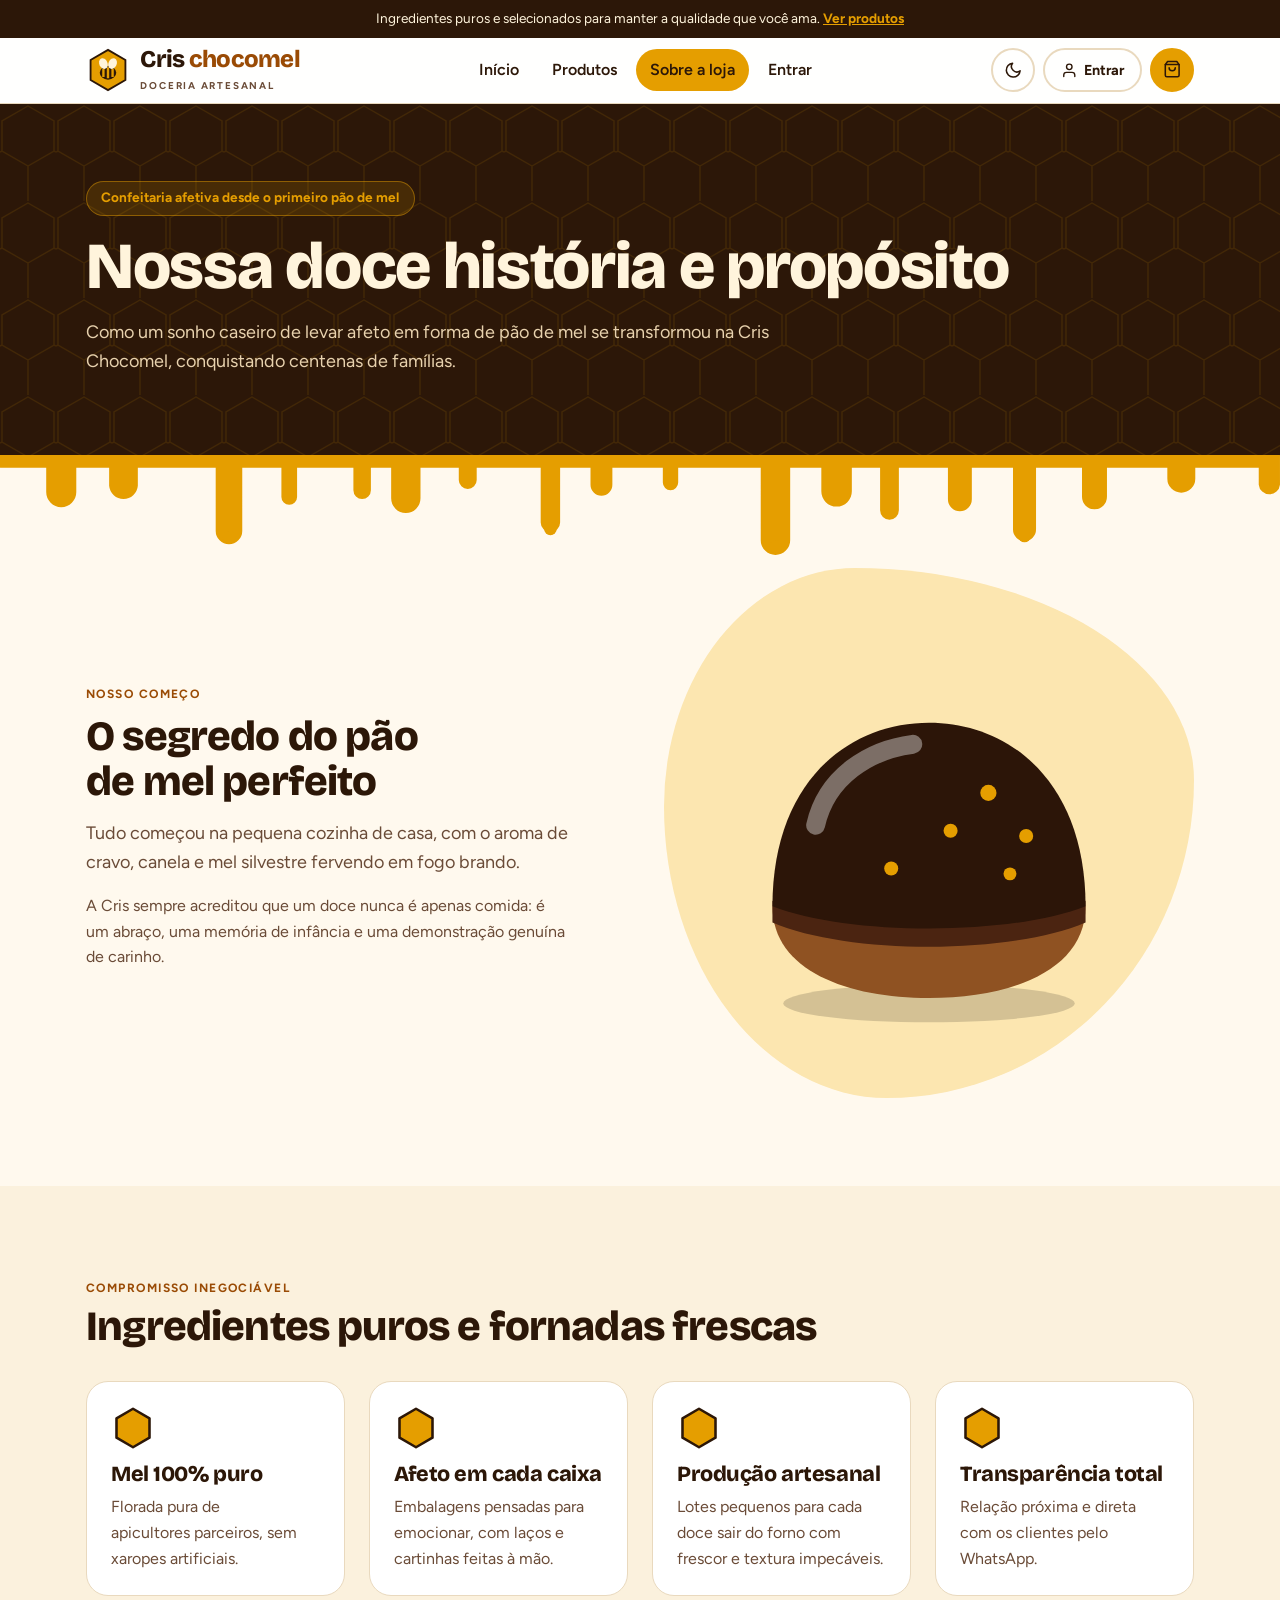
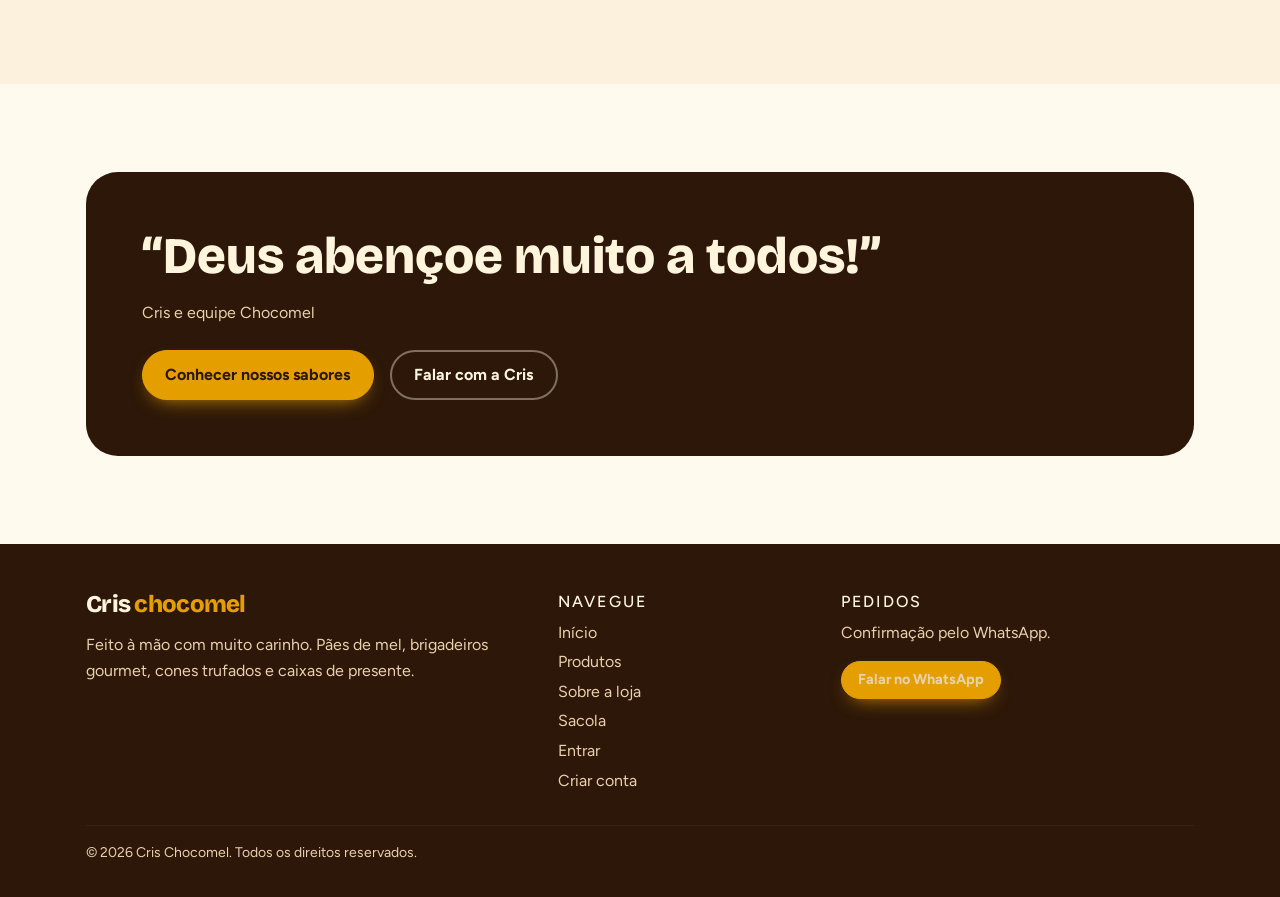
<file: sobre.html>
<!doctype html>
<html lang="pt-BR">
<head>
<meta charset="utf-8">
<meta name="viewport" content="width=device-width, initial-scale=1">
<title>Sobre a loja | Cris Chocomel</title>
<meta name="description" content="A história da Cris Chocomel e o compromisso com ingredientes puros.">
<link rel="preconnect" href="https://fonts.googleapis.com">
<link rel="preconnect" href="https://fonts.gstatic.com" crossorigin>
<link href="https://fonts.googleapis.com/css2?family=Bricolage+Grotesque:opsz,wght@12..96,500;12..96,700;12..96,800&family=Figtree:wght@400;500;600;700&display=swap" rel="stylesheet">
<link rel="stylesheet" href="css/bootstrap.min.css">
<link rel="stylesheet" href="css/base.css">
<link rel="stylesheet" href="css/sobre.css">
</head>
<body data-page="sobre">
<div class="announce"><div class="container">Ingredientes puros e selecionados para manter a qualidade que você ama. <a href="produtos.html">Ver produtos</a></div></div>
<header class="site-nav">
  <div class="container d-flex flex-wrap align-items-center gap-2">
    <a class="brand" href="index.html" aria-label="Cris Chocomel, início">
      <svg class="brand-mark" viewBox="0 0 48 48" aria-hidden="true"><path d="M24 2l19 11v22L24 46 5 35V13z" fill="#E59E00"/><path d="M24 2l19 11v22L24 46 5 35V13z" fill="none" stroke="#2C1708" stroke-width="2"/><ellipse cx="24" cy="27" rx="9" ry="7.5" fill="#2C1708"/><path d="M19 22.5v9M24 21v12M29 22.5v9" stroke="#E59E00" stroke-width="2.6"/><ellipse cx="19" cy="17" rx="4.5" ry="6" fill="#FFF4DC" transform="rotate(-24 19 17)"/><ellipse cx="29" cy="17" rx="4.5" ry="6" fill="#FFF4DC" transform="rotate(24 29 17)"/></svg>
      <span><span class="brand-name">Cris <span>chocomel</span></span><span class="brand-sub">Doceria artesanal</span></span>
    </a>
    <nav class="collapse navbar-collapse d-lg-flex order-last order-lg-0 justify-content-lg-center" id="mainNav" aria-label="Principal">
      <ul class="navbar-nav gap-lg-1 py-2 py-lg-0"><li class="nav-item"><a class="nav-link" data-nav="index" href="index.html">Início</a></li><li class="nav-item"><a class="nav-link" data-nav="produtos" href="produtos.html">Produtos</a></li><li class="nav-item"><a class="nav-link" data-nav="sobre" href="sobre.html">Sobre a loja</a></li><li class="nav-item"><a class="nav-link" data-nav="login" href="login.html">Entrar</a></li></ul>
    </nav>
    <div class="d-flex align-items-center gap-2 ms-auto ms-lg-0">
      <button class="icon-btn" id="themeBtn" type="button" aria-label="Alternar tema claro e escuro"></button>
      <a class="acct d-none d-sm-inline-flex" id="acctBtn" href="login.html"></a>
      <a class="icon-btn cart" href="carrinho.html" aria-label="Abrir sacola"><span id="cartIcon"></span><span class="badge-count" id="cartCount">0</span></a>
      <button class="navbar-toggler d-lg-none" type="button" data-bs-toggle="collapse" data-bs-target="#mainNav" aria-controls="mainNav" aria-expanded="false" aria-label="Abrir menu"><span class="navbar-toggler-icon"></span></button>
    </div>
  </div>
</header>
<main>
<div class="hero" style="padding-bottom:4rem">
    <div class="container position-relative" style="z-index:2">
      <span class="pill">Confeitaria afetiva desde o primeiro pão de mel</span>
      <h1 class="mt-3 mb-3">Nossa doce história e propósito</h1>
      <p class="lead-s">Como um sonho caseiro de levar afeto em forma de pão de mel se transformou na Cris Chocomel, conquistando centenas de famílias.</p>
    </div>
  </div>
  <div class="drip-wrap" aria-hidden="true"><svg class="drip-svg" viewBox="0 0 1200 110" preserveAspectRatio="xMidYMin meet"></svg></div>
  <div class="sec" style="padding-top:clamp(4rem,9vw,7rem)">
    <div class="container">
      <div class="row g-4 g-lg-5 align-items-center">
        <div class="col-lg-6 rv"><span class="eyebrow">Nosso começo</span><h2 class="mt-2 mb-3">O segredo do pão de mel perfeito</h2>
          <p class="lead-s mb-3">Tudo começou na pequena cozinha de casa, com o aroma de cravo, canela e mel silvestre fervendo em fogo brando.</p>
          <p class="muted">A Cris sempre acreditou que um doce nunca é apenas comida: é um abraço, uma memória de infância e uma demonstração genuína de carinho.</p></div>
        <div class="col-lg-6 rv"><div class="blob p-4"><div id="aboutArt2"></div></div></div>
      </div>
    </div>
  </div>
  <div class="sec sec-alt">
    <div class="container">
      <div class="sec-head rv"><div><span class="eyebrow">Compromisso inegociável</span><h2>Ingredientes puros e fornadas frescas</h2></div></div>
      <div class="row g-4" id="values"></div>
    </div>
  </div>
  <div class="sec">
    <div class="container"><div class="cta-band rv">
      <p class="quote mb-3">“Deus abençoe muito a todos!”</p>
      <p class="mb-4" style="color:var(--hero-muted)">Cris e equipe Chocomel</p>
      <div class="d-flex flex-wrap gap-3"><a class="btn btn-honey" href="produtos.html">Conhecer nossos sabores</a><a class="btn btn-hero-line wa-link" href="https://wa.me/" target="_blank" rel="noopener">Falar com a Cris</a></div>
    </div></div>
  </div>
</main>
<footer class="footer">
  <div class="container">
    <div class="row g-4">
      <div class="col-md-5"><a class="brand mb-3" href="index.html"><span class="brand-name">Cris <span>chocomel</span></span></a><p class="mb-0">Feito à mão com muito carinho. Pães de mel, brigadeiros gourmet, cones trufados e caixas de presente.</p></div>
      <div class="col-6 col-md-3"><h3 class="h6 text-uppercase" style="letter-spacing:.14em;font-family:var(--f-body);color:var(--on-hero)">Navegue</h3><div class="d-grid gap-1"><a href="index.html">Início</a><a href="produtos.html">Produtos</a><a href="sobre.html">Sobre a loja</a><a href="carrinho.html">Sacola</a><a href="login.html">Entrar</a><a href="cadastro.html">Criar conta</a></div></div>
      <div class="col-6 col-md-4"><h3 class="h6 text-uppercase" style="letter-spacing:.14em;font-family:var(--f-body);color:var(--on-hero)">Pedidos</h3><p>Confirmação pelo WhatsApp.</p><a class="btn btn-honey btn-sm wa-link" href="https://wa.me/" target="_blank" rel="noopener">Falar no WhatsApp</a></div>
    </div>
    <hr style="border-color:rgba(255,244,220,.18);margin-block:2rem 1rem"><p class="small mb-0">© 2026 Cris Chocomel. Todos os direitos reservados.</p>
  </div>
</footer>
<div class="toast-wrap" id="toasts" aria-live="polite"></div>

<script src="https://cdnjs.cloudflare.com/ajax/libs/bootstrap/5.3.3/js/bootstrap.bundle.min.js"></script>
<script src="js/common.js"></script>
<script src="js/sobre.js"></script>
</body>
</html>
</file>
<file: css/base.css>
/* base.css — compartilhado por todas as páginas: cores, tipografia, botões, topo, rodapé, cartões de produto, formulários, avisos */
/* Layout: faixa de mel pingando entre seções escuras e claras, páginas por hash, grade Bootstrap. */
:root{
  --bg:#FFF9EE; --surface:#FFFFFF; --surface-2:#FBF1DD; --tint:#FCE6B0;
  --fg:#2C1708; --muted:#6A4B37; --line:#E9D9BE;
  --honey:#E59E00; --honey-ink:#2C1708; --link:#9A4B05;
  --solid:#2C1708; --on-solid:#FFF4DC;
  --hero:#2C1708; --on-hero:#FFF4DC; --hero-muted:#E8D2AE;
  --ok:#15803D; --err:#B91C1C; --close-filter:none;
  --shadow:0 14px 34px -16px rgba(44,23,8,.35);
  --f-display:"Bricolage Grotesque","Trebuchet MS",system-ui,sans-serif;
  --f-body:"Figtree",system-ui,-apple-system,"Segoe UI",sans-serif;
  --bs-body-bg:var(--bg); --bs-body-color:var(--fg); --bs-border-color:var(--line);
  --bs-body-font-family:var(--f-body); --bs-link-color:var(--link); --bs-link-hover-color:var(--fg);
  --bs-secondary-color:var(--muted);
}
@media (prefers-color-scheme:dark){:root:not([data-theme="light"]){
  --bg:#170D06; --surface:#241409; --surface-2:#2F1B0E; --tint:#43270F;
  --fg:#FBEEDB; --muted:#CBB39B; --line:#4A2E1B; --link:#F3B13A;
  --solid:#FBEEDB; --on-solid:#2C1708; --hero:#0F0803; --hero-muted:#D7BE98;
  --ok:#4ADE80; --err:#F87171; --close-filter:invert(1); --shadow:0 14px 34px -16px rgba(0,0,0,.7); color-scheme:dark}}
:root[data-theme="dark"]{
  --bg:#170D06; --surface:#241409; --surface-2:#2F1B0E; --tint:#43270F;
  --fg:#FBEEDB; --muted:#CBB39B; --line:#4A2E1B; --link:#F3B13A;
  --solid:#FBEEDB; --on-solid:#2C1708; --hero:#0F0803; --hero-muted:#D7BE98;
  --ok:#4ADE80; --err:#F87171; --close-filter:invert(1); --shadow:0 14px 34px -16px rgba(0,0,0,.7); color-scheme:dark}

body{background:var(--bg);color:var(--fg);font-family:var(--f-body);font-size:1rem;line-height:1.6;
  padding-block:0;-webkit-font-smoothing:antialiased;overflow-x:hidden}
body::before{content:"";position:fixed;inset:0 0 auto;height:env(safe-area-inset-top,0px);z-index:1100;background:var(--surface)}
.container{padding-left:max(16px,env(safe-area-inset-left,0px));padding-right:max(16px,env(safe-area-inset-right,0px))}
h1,h2,h3,h4,.display{font-family:var(--f-display);font-weight:800;letter-spacing:-.02em;line-height:1.08;text-wrap:balance}
h1{font-size:clamp(2.3rem,6vw,4.1rem)} h2{font-size:clamp(1.8rem,4vw,2.6rem)} h3{font-size:1.35rem}
p{text-wrap:pretty}
a{color:var(--link)}
:focus-visible{outline:3px solid var(--honey);outline-offset:3px;border-radius:6px}
.eyebrow{display:inline-block;font-size:.75rem;font-weight:700;letter-spacing:.12em;text-transform:uppercase;color:var(--link)}
.muted{color:var(--muted)}
.lead-s{font-size:1.125rem;color:var(--muted);max-width:60ch}
svg.i{width:1.15em;height:1.15em;fill:none;stroke:currentColor;stroke-width:2;stroke-linecap:round;stroke-linejoin:round;vertical-align:-.2em;flex:none}

/* buttons */
.btn{font-weight:700;border-radius:999px;padding:.7rem 1.4rem;display:inline-flex;align-items:center;justify-content:center;gap:.5rem;transition:transform .15s,box-shadow .2s,background .2s}
.btn:active{transform:scale(.96)}
.btn-honey{--bs-btn-color:var(--honey-ink);--bs-btn-bg:var(--honey);--bs-btn-border-color:var(--honey);--bs-btn-hover-color:var(--honey-ink);--bs-btn-hover-bg:#F5B21F;--bs-btn-hover-border-color:#F5B21F;--bs-btn-active-bg:#F5B21F;--bs-btn-active-color:var(--honey-ink);--bs-btn-disabled-bg:var(--honey);--bs-btn-disabled-border-color:var(--honey);--bs-btn-disabled-color:var(--honey-ink);box-shadow:0 8px 20px -10px var(--honey)}
.btn-honey:hover{box-shadow:0 12px 24px -10px var(--honey);transform:translateY(-2px)}
.btn-solid{--bs-btn-color:var(--on-solid);--bs-btn-bg:var(--solid);--bs-btn-border-color:var(--solid);--bs-btn-hover-color:var(--on-solid);--bs-btn-hover-bg:var(--solid);--bs-btn-hover-border-color:var(--solid);--bs-btn-active-bg:var(--solid);--bs-btn-active-color:var(--on-solid);--bs-btn-disabled-bg:var(--solid);--bs-btn-disabled-border-color:var(--solid);--bs-btn-disabled-color:var(--on-solid)}
.btn-solid:hover{transform:translateY(-2px);opacity:.92}
.btn-line{--bs-btn-color:var(--fg);--bs-btn-border-color:var(--line);--bs-btn-bg:transparent;--bs-btn-hover-bg:var(--surface-2);--bs-btn-hover-color:var(--fg);--bs-btn-hover-border-color:var(--fg);--bs-btn-active-bg:var(--surface-2);--bs-btn-active-color:var(--fg);border-width:2px}
.btn-hero-line{--bs-btn-color:var(--on-hero);--bs-btn-border-color:rgba(255,244,220,.4);--bs-btn-hover-bg:rgba(255,244,220,.1);--bs-btn-hover-color:var(--on-hero);--bs-btn-hover-border-color:var(--on-hero);--bs-btn-active-bg:rgba(255,244,220,.1);--bs-btn-active-color:var(--on-hero);border-width:2px}
.btn-sm{padding:.45rem 1rem;font-size:.9rem}
.btn.added{background:var(--ok)!important;border-color:var(--ok)!important;color:#fff!important}
.btn-close{filter:var(--close-filter)}

/* topo */
.announce{background:var(--solid);color:var(--on-solid);font-size:.85rem;text-align:center;padding:.5rem 0}
.announce a{color:var(--honey);font-weight:700}
.site-nav{position:sticky;top:env(safe-area-inset-top,0px);z-index:1050;background:color-mix(in srgb,var(--surface) 92%,transparent);backdrop-filter:blur(12px);border-bottom:1px solid var(--line);padding:.55rem 0}
.brand{display:flex;align-items:center;gap:.65rem;text-decoration:none;color:var(--fg)}
.brand-mark{width:44px;height:44px;flex:none}
.brand-name{font-family:var(--f-display);font-weight:800;font-size:1.5rem;line-height:1;letter-spacing:-.03em}
.brand-name span{color:var(--link)}
.brand-sub{display:block;font-family:var(--f-body);font-size:.62rem;font-weight:700;letter-spacing:.18em;text-transform:uppercase;color:var(--muted);margin-top:4px}
.site-nav .nav-link{font-weight:600;color:var(--fg);padding:.5rem .9rem;border-radius:999px;transition:background .2s}
.site-nav .nav-link:hover{background:var(--surface-2)}
.site-nav .nav-link.active{background:var(--honey);color:var(--honey-ink)}
.icon-btn{position:relative;width:44px;height:44px;border-radius:50%;border:2px solid var(--line);background:transparent;color:var(--fg);display:inline-flex;align-items:center;justify-content:center;text-decoration:none;transition:background .2s,transform .2s}
.icon-btn:hover{background:var(--surface-2);transform:translateY(-2px);color:var(--fg)}
.icon-btn.cart{background:var(--honey);border-color:var(--honey);color:var(--honey-ink)}
.icon-btn.cart:hover{background:#F5B21F;color:var(--honey-ink)}
.badge-count{position:absolute;top:-6px;right:-6px;min-width:22px;height:22px;border-radius:11px;background:var(--solid);color:var(--on-solid);font-size:.75rem;font-weight:700;display:flex;align-items:center;justify-content:center;border:2px solid var(--bg)}
.bump{animation:bump .45s}
@keyframes bump{40%{transform:scale(1.35)}}
.acct{display:inline-flex;align-items:center;gap:.4rem;height:44px;padding:0 1rem;border-radius:999px;border:2px solid var(--line);color:var(--fg);text-decoration:none;font-weight:700;font-size:.9rem}
.acct:hover{background:var(--surface-2);color:var(--fg)}
.navbar-toggler{border:2px solid var(--line);border-radius:50%;width:44px;height:44px;padding:0}
.navbar-toggler-icon{display:inline-block;width:1.4em;height:1.4em;background:no-repeat center/100% url("data:image/svg+xml,%3Csvg xmlns='http://www.w3.org/2000/svg' viewBox='0 0 30 30'%3E%3Cpath stroke='%232C1708' stroke-linecap='round' stroke-width='2.4' d='M5 8h20M5 15h20M5 22h20'/%3E%3C/svg%3E");filter:var(--close-filter)}
#mainNav{flex-basis:100%}@media(min-width:992px){#mainNav{flex:1 1 auto}#mainNav .navbar-nav{flex-direction:row}}

.hero{position:relative;background:var(--hero);color:var(--on-hero);padding-block:clamp(2.5rem,6vw,5rem) clamp(4rem,8vw,6.5rem);overflow:hidden}
.hero::before{content:"";position:absolute;inset:0;background-image:url("data:image/svg+xml,%3Csvg xmlns='http://www.w3.org/2000/svg' width='56' height='97' viewBox='0 0 56 97'%3E%3Cpath d='M28 2l26 15v30L28 62 2 47V17zM28 62v35M2 47L0 48M54 47l2 1' fill='none' stroke='%23E59E00' stroke-opacity='.13' stroke-width='1.4'/%3E%3C/svg%3E");opacity:.9}
.hero h1{color:var(--on-hero)}
.hero .lead-s{color:var(--hero-muted)}
.pill{display:inline-flex;align-items:center;gap:.5rem;padding:.35rem .9rem;border-radius:999px;background:rgba(229,158,0,.15);border:1px solid rgba(229,158,0,.45);color:var(--honey);font-weight:700;font-size:.85rem}
.drip{display:block;width:100%;height:auto;margin-top:-1px;position:relative;z-index:2;pointer-events:none}
.drip-wrap{position:relative;height:0;z-index:3}
.drip-wrap svg{position:absolute;top:-1px;left:0;width:100%;height:auto}
.drop{animation:drop 3.2s infinite cubic-bezier(.5,0,1,.6);fill:var(--honey);transform-box:fill-box}
@keyframes drop{0%{translate:0 0;opacity:0}15%{opacity:1}85%{opacity:1}100%{translate:0 70px;opacity:0}}
.sec{padding-block:clamp(3rem,7vw,5.5rem)}
.sec-alt{background:var(--surface-2)}
.sec-head{display:flex;flex-wrap:wrap;align-items:end;justify-content:space-between;gap:1rem;margin-bottom:2rem}
.sec-head h2{margin:.3rem 0 0}
.page-head{padding-block:clamp(2.5rem,6vw,4rem) 1.5rem;background:linear-gradient(var(--surface-2),var(--bg))}
.pcard{background:var(--surface);border:1px solid var(--line);border-radius:22px;overflow:hidden;display:flex;flex-direction:column;height:100%;transition:transform .25s cubic-bezier(.2,.8,.2,1),box-shadow .25s;animation:pop .5s both cubic-bezier(.2,.8,.2,1);animation-delay:calc(var(--i,0)*55ms)}
.pcard:hover{transform:translateY(-6px);box-shadow:var(--shadow)}
@keyframes pop{from{opacity:0;transform:translateY(18px) scale(.97)}}
.pcard .art{display:block;width:100%;border:0;padding:0;background:var(--surface-2);position:relative;cursor:pointer}
.pcard .art svg{display:block;width:100%;height:auto;transition:transform .4s cubic-bezier(.2,.8,.2,1)}
.pcard:hover .art svg{transform:scale(1.07) rotate(-2deg)}
.tag{position:absolute;top:12px;left:12px;background:var(--solid);color:var(--on-solid);font-size:.72rem;font-weight:700;padding:.2rem .65rem;border-radius:999px;letter-spacing:.03em}
.pbody{padding:1.1rem 1.2rem 1.3rem;display:flex;flex-direction:column;gap:.45rem;flex:1}
.pname{font-family:var(--f-display);font-weight:800;font-size:1.15rem;line-height:1.15;background:none;border:0;padding:0;text-align:left;color:var(--fg);cursor:pointer}
.pname:hover{color:var(--link)}
.pdesc{font-size:.9rem;color:var(--muted);margin:0}
.pfoot{margin-top:auto;padding-top:.7rem;display:flex;align-items:center;justify-content:space-between;gap:.6rem}
.price{font-family:var(--f-display);font-weight:800;font-size:1.35rem}
.empty{text-align:center;padding:3rem 1rem;color:var(--muted)}
.form-control,.form-select{border:2px solid var(--line);border-radius:14px;padding:.7rem 1rem;background-color:var(--surface);color:var(--fg)}
.form-control:focus,.form-select:focus{border-color:var(--honey);box-shadow:0 0 0 .25rem color-mix(in srgb,var(--honey) 30%,transparent);background-color:var(--surface);color:var(--fg)}
.form-control::placeholder{color:var(--muted);opacity:.7}
.form-label{font-weight:700;font-size:.9rem}
.form-check-input{border:2px solid var(--muted);background-color:var(--surface)}
.form-check-input:checked{background-color:var(--honey);border-color:var(--honey)}
.form-check-input:focus{border-color:var(--honey);box-shadow:0 0 0 .25rem color-mix(in srgb,var(--honey) 30%,transparent)}
.panel{background:var(--surface);border:1px solid var(--line);border-radius:24px;padding:clamp(1.2rem,3vw,2rem)}
.qty{display:inline-flex;align-items:center;border:2px solid var(--line);border-radius:999px;overflow:hidden}
.qty button{width:34px;height:34px;border:0;background:transparent;color:var(--fg);display:flex;align-items:center;justify-content:center}
.qty button:hover{background:var(--surface-2)}
.qty span{min-width:28px;text-align:center;font-weight:700}
.ok-t{color:var(--ok)} .err-t{color:var(--err)}
.blob{background:var(--tint);border-radius:36% 64% 58% 42%/45% 40% 60% 55%;animation:morph 12s ease-in-out infinite}
@keyframes morph{50%{border-radius:58% 42% 38% 62%/58% 55% 45% 42%}}
.cta-band{background:var(--hero);color:var(--on-hero);border-radius:32px;padding:clamp(1.8rem,5vw,3.5rem);position:relative;overflow:hidden}
.cta-band h2{color:var(--on-hero)}
.footer{background:var(--hero);color:var(--hero-muted);padding-block:3rem 2rem;margin-top:0}
.footer a{color:var(--hero-muted);text-decoration:none} .footer a:hover{color:var(--honey)}
.footer .brand,.footer .brand-name{color:var(--on-hero)} .footer .brand-name span{color:var(--honey)} .footer .brand-sub{color:var(--hero-muted)}
.toast-wrap{position:fixed;right:max(16px,env(safe-area-inset-right,0px));bottom:calc(16px + env(safe-area-inset-bottom,0px));z-index:1200;display:flex;flex-direction:column;gap:.6rem;align-items:flex-end;max-width:calc(100vw - 32px)}
.toastx{background:var(--solid);color:var(--on-solid);padding:.75rem 1.1rem;border-radius:16px;box-shadow:var(--shadow);font-weight:600;display:flex;gap:.7rem;align-items:center;animation:toastin .35s both cubic-bezier(.2,.8,.2,1)}
.toastx.out{animation:toastout .3s both}
.toastx a{color:var(--honey);font-weight:700;white-space:nowrap}
@keyframes toastin{from{opacity:0;transform:translateY(16px) scale(.96)}}
@keyframes toastout{to{opacity:0;transform:translateY(8px)}}
.modal-content{background:var(--surface);color:var(--fg);border:1px solid var(--line);border-radius:26px;overflow:hidden}
.modal-art svg{width:100%;height:auto;display:block;background:var(--surface-2)}
.rv-hide{opacity:0;transform:translateY(26px)}
.rv-hide.rv-in{opacity:1;transform:none;transition:opacity .7s,transform .7s cubic-bezier(.2,.8,.2,1);transition-delay:var(--d,0ms)}

/* painel de login/cadastro */
.auth-side{display:flex;flex-direction:column;justify-content:space-between;gap:1.5rem;height:100%}
.auth-switch{display:flex;gap:.4rem;background:var(--surface-2);border-radius:999px;padding:5px;margin-bottom:1.5rem}
.auth-switch a{flex:1;text-align:center;padding:.55rem 1rem;border-radius:999px;font-weight:700;text-decoration:none;color:var(--fg)}
.auth-switch a:hover{color:var(--link)}
.auth-switch a.on{background:var(--honey);color:var(--honey-ink)}

@media (max-width:575.98px){
  .brand-sub{display:none}.brand-name{font-size:1.3rem}.brand-mark{width:38px;height:38px}
  .acct span.lbl{display:none}.acct{padding:0;width:44px;justify-content:center}
}
@media (prefers-reduced-motion:reduce){
  *,*::before,*::after{animation-duration:.001ms!important;animation-iteration-count:1!important;transition-duration:.001ms!important;scroll-behavior:auto!important}
  .rv-hide{opacity:1;transform:none}
}
</file>
<file: css/index.css>
/* index.css — página inicial: hero animado, abelhas, faixa de sabores, categorias, como pedir */
.hero h1 em{font-style:normal;color:var(--honey);position:relative;white-space:nowrap}
.hero h1 em::after{content:"";position:absolute;left:0;right:0;bottom:-.08em;height:.14em;background:var(--honey);border-radius:99px;transform-origin:left;animation:underline .9s .9s both cubic-bezier(.2,.8,.2,1)}
@keyframes underline{from{transform:scaleX(0)}}
.word{display:inline-block;animation:rise .8s both cubic-bezier(.2,.8,.2,1)}
@keyframes rise{from{opacity:0;transform:translateY(.5em)}}
.trust{display:grid;grid-template-columns:repeat(3,1fr);gap:.75rem;max-width:34rem}
.trust div{padding:.8rem;border:1px solid rgba(255,244,220,.16);border-radius:14px;background:rgba(255,244,220,.05);font-size:.8rem;color:var(--hero-muted);line-height:1.35}
.trust strong{display:block;color:var(--on-hero);font-size:.9rem}
.scene{position:relative;aspect-ratio:1/1;max-width:30rem;margin-inline:auto}
.scene>*{position:absolute}
.hexa{inset:6% 4% 6% 4%;background:var(--honey);clip-path:polygon(25% 3%,75% 3%,100% 50%,75% 97%,25% 97%,0 50%);animation:spinslow 40s linear infinite}
.hexb{inset:14% 12% 14% 12%;background:var(--hero);clip-path:polygon(25% 3%,75% 3%,100% 50%,75% 97%,25% 97%,0 50%);opacity:.18}
.scene .main{inset:12%;animation:float 6s ease-in-out infinite}
.scene .s1{width:34%;left:-4%;bottom:6%;animation:float 5s -1s ease-in-out infinite;rotate:-8deg}
.scene .s2{width:34%;right:-2%;bottom:14%;animation:float 5.5s -2s ease-in-out infinite;rotate:8deg}
.scene .stamp{width:30%;top:-2%;right:0;animation:spinslow 18s linear infinite;color:var(--on-hero)}
.scene .stamp text{fill:var(--honey-ink);font:700 9.5px var(--f-body);letter-spacing:.1em;text-transform:uppercase}
.scene .stamp .disc{fill:var(--on-hero)}
@keyframes float{50%{translate:0 -12px}}
@keyframes spinslow{to{rotate:360deg}}
.bee{position:absolute;width:46px;z-index:2;animation:fly 9s ease-in-out infinite}
.bee.b2{width:34px;animation-duration:12s;animation-delay:-4s}
@keyframes fly{0%{translate:0 0;rotate:0deg}25%{translate:60px -40px;rotate:12deg}50%{translate:120px 10px;rotate:-8deg}75%{translate:40px 50px;rotate:10deg}100%{translate:0 0;rotate:0deg}}
.bee .wing{transform-origin:50% 100%;animation:flap .12s infinite alternate}
@keyframes flap{to{transform:scaleY(.55)}}
.marquee{overflow:hidden;background:var(--honey);color:var(--honey-ink);padding:.8rem 0;margin-top:clamp(3rem,7vw,5.5rem);transform:rotate(-1.2deg);width:104%;margin-left:-2%;border-block:3px solid var(--honey-ink)}
.marquee-track{display:flex;width:max-content;animation:scroll 32s linear infinite;font-family:var(--f-display);font-weight:800;font-size:1.25rem;white-space:nowrap}
.marquee-track span{padding:0 1.4rem;display:inline-flex;align-items:center;gap:2.8rem}
.marquee-track span::after{content:"";width:12px;height:14px;background:var(--honey-ink);clip-path:polygon(25% 0,75% 0,100% 50%,75% 100%,25% 100%,0 50%)}
@keyframes scroll{to{transform:translateX(-50%)}}
.marquee-wrap{overflow:hidden;padding-block:1.2rem}
.catcard{display:block;text-decoration:none;color:var(--fg);background:var(--surface);border:1px solid var(--line);border-radius:22px;padding:1rem;text-align:center;transition:transform .25s,box-shadow .25s;height:100%;width:100%}
.catcard:hover{transform:translateY(-5px) rotate(-1deg);box-shadow:var(--shadow);color:var(--fg)}
.catcard svg{width:100%;max-width:150px;height:auto}
.catcard strong{font-family:var(--f-display);font-size:1.1rem;display:block}
.step-n{font-family:var(--f-display);font-weight:800;font-size:3.2rem;line-height:1;color:var(--honey)}
@media (max-width:575.98px){
  .scene .s1{left:0}.scene .s2{right:0}
}
</file>
<file: css/cadastro.css>
/* cadastro.css — página de cadastro */
.perks{display:grid;gap:.6rem;list-style:none;padding:0;margin:1.5rem 0 0;color:var(--on-hero)}
.perks li{display:flex;gap:.6rem;align-items:flex-start}
.perks svg{color:var(--honey);margin-top:.2em}
.logged-code{display:flex;align-items:center;gap:1rem;flex-wrap:wrap;padding:1rem;margin-bottom:1.5rem;background:var(--surface-2);border-radius:16px}
.logged-code strong{font-size:1.6rem}
</file>
<file: css/carrinho.css>
/* carrinho.css — sacola, etapas, resumo e confirmação */
.opt{display:flex;gap:.9rem;align-items:flex-start;padding:1rem;border:2px solid var(--line);border-radius:16px;cursor:pointer;background:var(--surface);transition:border-color .2s,background .2s;height:100%}
.opt:hover{border-color:var(--muted)}
.opt:has(input:checked){border-color:var(--honey);background:color-mix(in srgb,var(--honey) 12%,var(--surface))}
.opt input{margin-top:.25rem}
.opt strong{display:block}
.opt small{color:var(--muted)}
.stepper{display:flex;gap:.5rem;list-style:none;padding:0;margin:1.5rem 0 2rem;flex-wrap:wrap}
.stepper li{display:flex;align-items:center;gap:.6rem;font-weight:700;color:var(--muted);padding:.4rem 1rem .4rem .4rem;border-radius:999px;border:2px solid var(--line);background:var(--surface);transition:all .3s}
.stepper b{width:30px;height:30px;border-radius:50%;background:var(--surface-2);display:flex;align-items:center;justify-content:center;font-size:.9rem;color:var(--fg)}
.stepper li.on{border-color:var(--honey);color:var(--fg)}
.stepper li.on b{background:var(--honey);color:var(--honey-ink)}
.stepper li.done b{background:var(--ok);color:#fff}
.line-item{display:grid;grid-template-columns:84px 1fr auto;gap:1rem;align-items:center;padding:1rem 0;border-bottom:1px solid var(--line);animation:pop .4s both}
.line-item:last-child{border-bottom:0}
.line-item svg{width:84px;height:84px;border-radius:16px;background:var(--surface-2)}
.line-item h3{font-size:1.05rem;margin:0}
.link-btn{background:none;border:0;color:var(--muted);font-size:.85rem;padding:0;text-decoration:underline}
.link-btn:hover{color:var(--err)}
.summary{background:var(--surface);border:1px solid var(--line);border-radius:24px;padding:1.4rem;top:calc(env(safe-area-inset-top,0px) + 92px)}
.sum-row{display:flex;justify-content:space-between;gap:1rem;padding:.3rem 0;font-variant-numeric:tabular-nums}
.sum-total{border-top:2px dashed var(--line);margin-top:.6rem;padding-top:.8rem;font-family:var(--f-display);font-weight:800;font-size:1.5rem}
.coupon-msg{font-size:.82rem;margin:.35rem 0 0}
.done-mark{width:84px;height:84px;border-radius:50%;background:var(--ok);color:#fff;display:flex;align-items:center;justify-content:center;margin:0 auto 1rem;animation:pop .6s both}
.done-mark svg{width:42px;height:42px;stroke-width:3}
@media (max-width:575.98px){
  .line-item{grid-template-columns:64px 1fr}.line-item svg{width:64px;height:64px}.line-item .li-end{grid-column:1/-1;display:flex;justify-content:space-between;align-items:center}
}
@media (min-width:576px){.line-item .li-end{text-align:right}}
</file>
<file: css/login.css>
/* login.css — página de entrada */
.forgot{font-size:.9rem;font-weight:600}
.logged-code{display:flex;align-items:center;gap:1rem;flex-wrap:wrap;padding:1rem;margin-bottom:1.5rem;background:var(--surface-2);border-radius:16px}
.logged-code strong{font-size:1.6rem}
</file>
<file: css/produtos.css>
/* produtos.css — filtros do cardápio */
.chips{display:flex;flex-wrap:wrap;gap:.5rem}
.chip{border:2px solid var(--line);background:var(--surface);color:var(--fg);font-weight:700;font-size:.9rem;padding:.45rem 1rem;border-radius:999px;transition:all .2s}
.chip:hover{border-color:var(--fg)}
.chip[aria-pressed="true"]{background:var(--solid);border-color:var(--solid);color:var(--on-solid)}
</file>
<file: css/sobre.css>
/* sobre.css — história e valores */
.value{background:var(--surface);border:1px solid var(--line);border-radius:22px;padding:1.5rem;height:100%;transition:transform .25s}
.value:hover{transform:translateY(-4px)}
.value svg{width:44px;height:44px;margin-bottom:.8rem}
.quote{font-family:var(--f-display);font-weight:800;font-size:clamp(1.8rem,5vw,3.2rem);line-height:1.1;text-wrap:balance}
</file>
